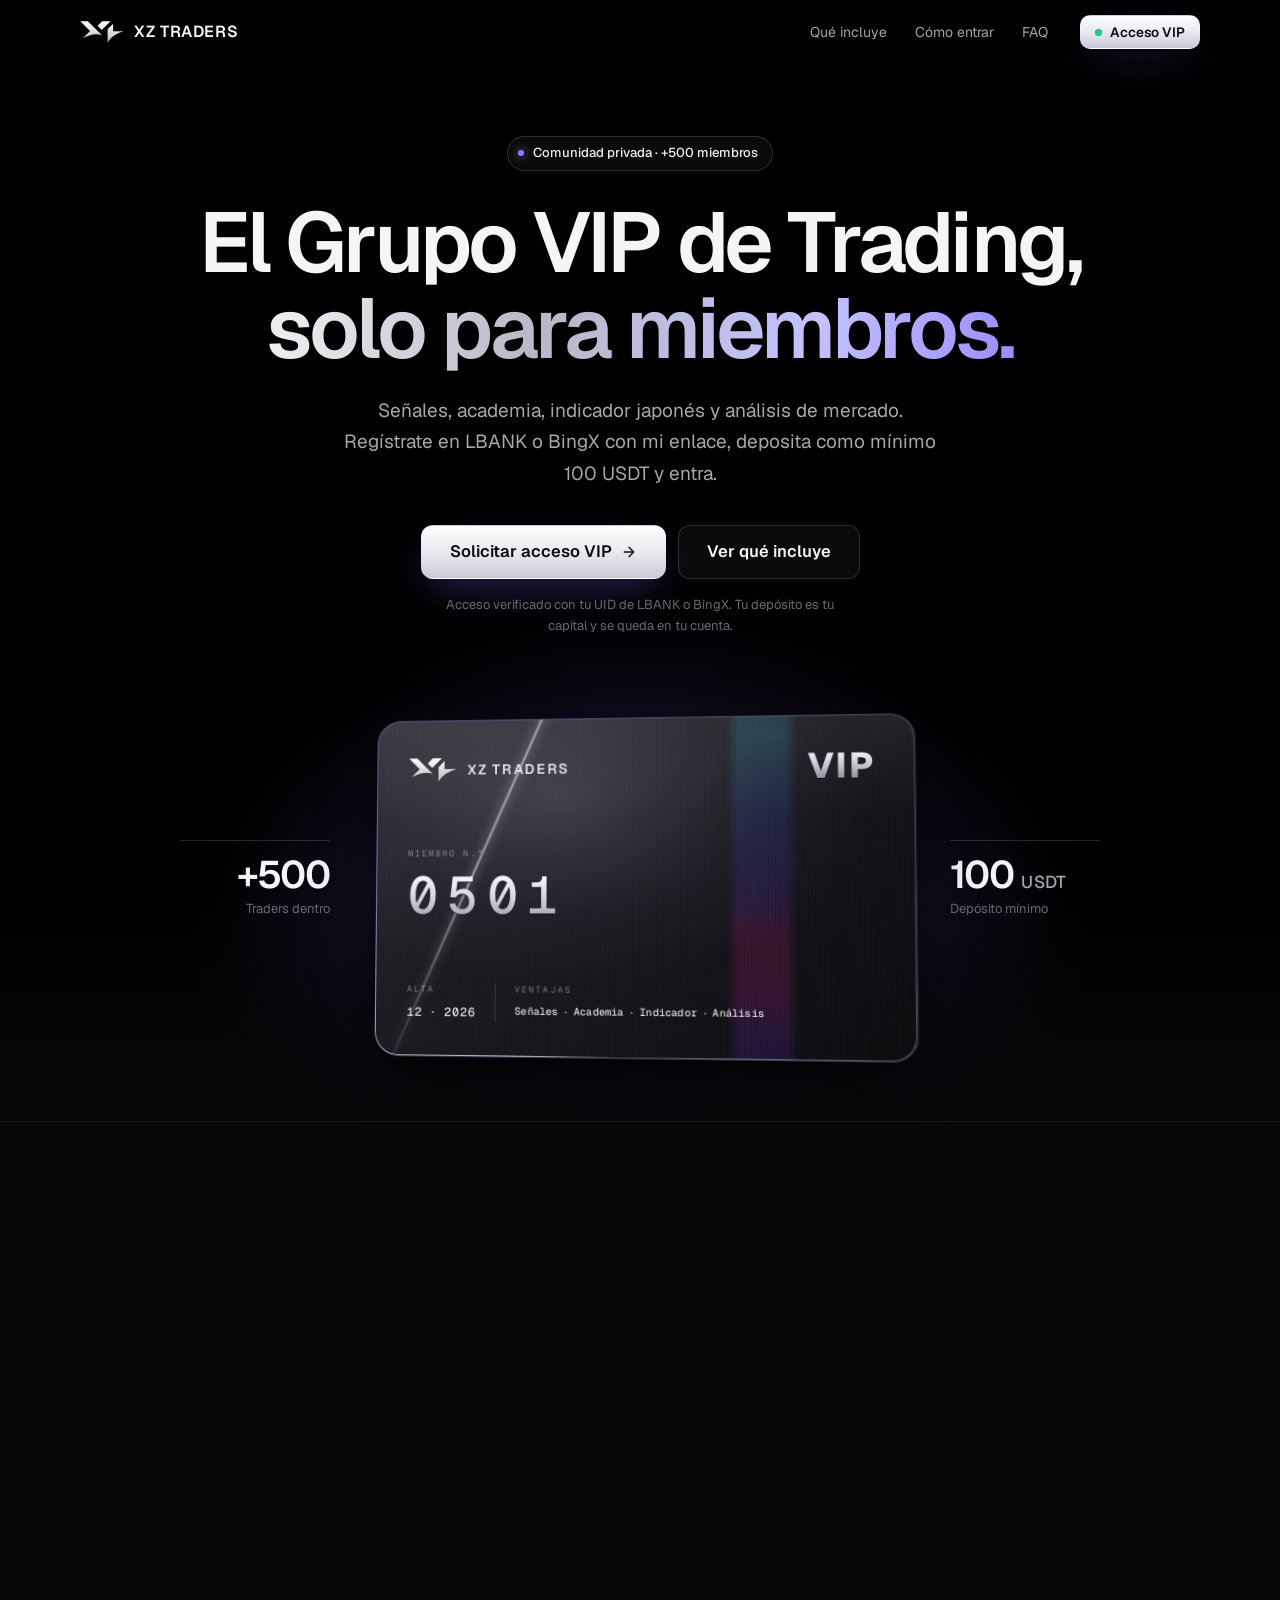
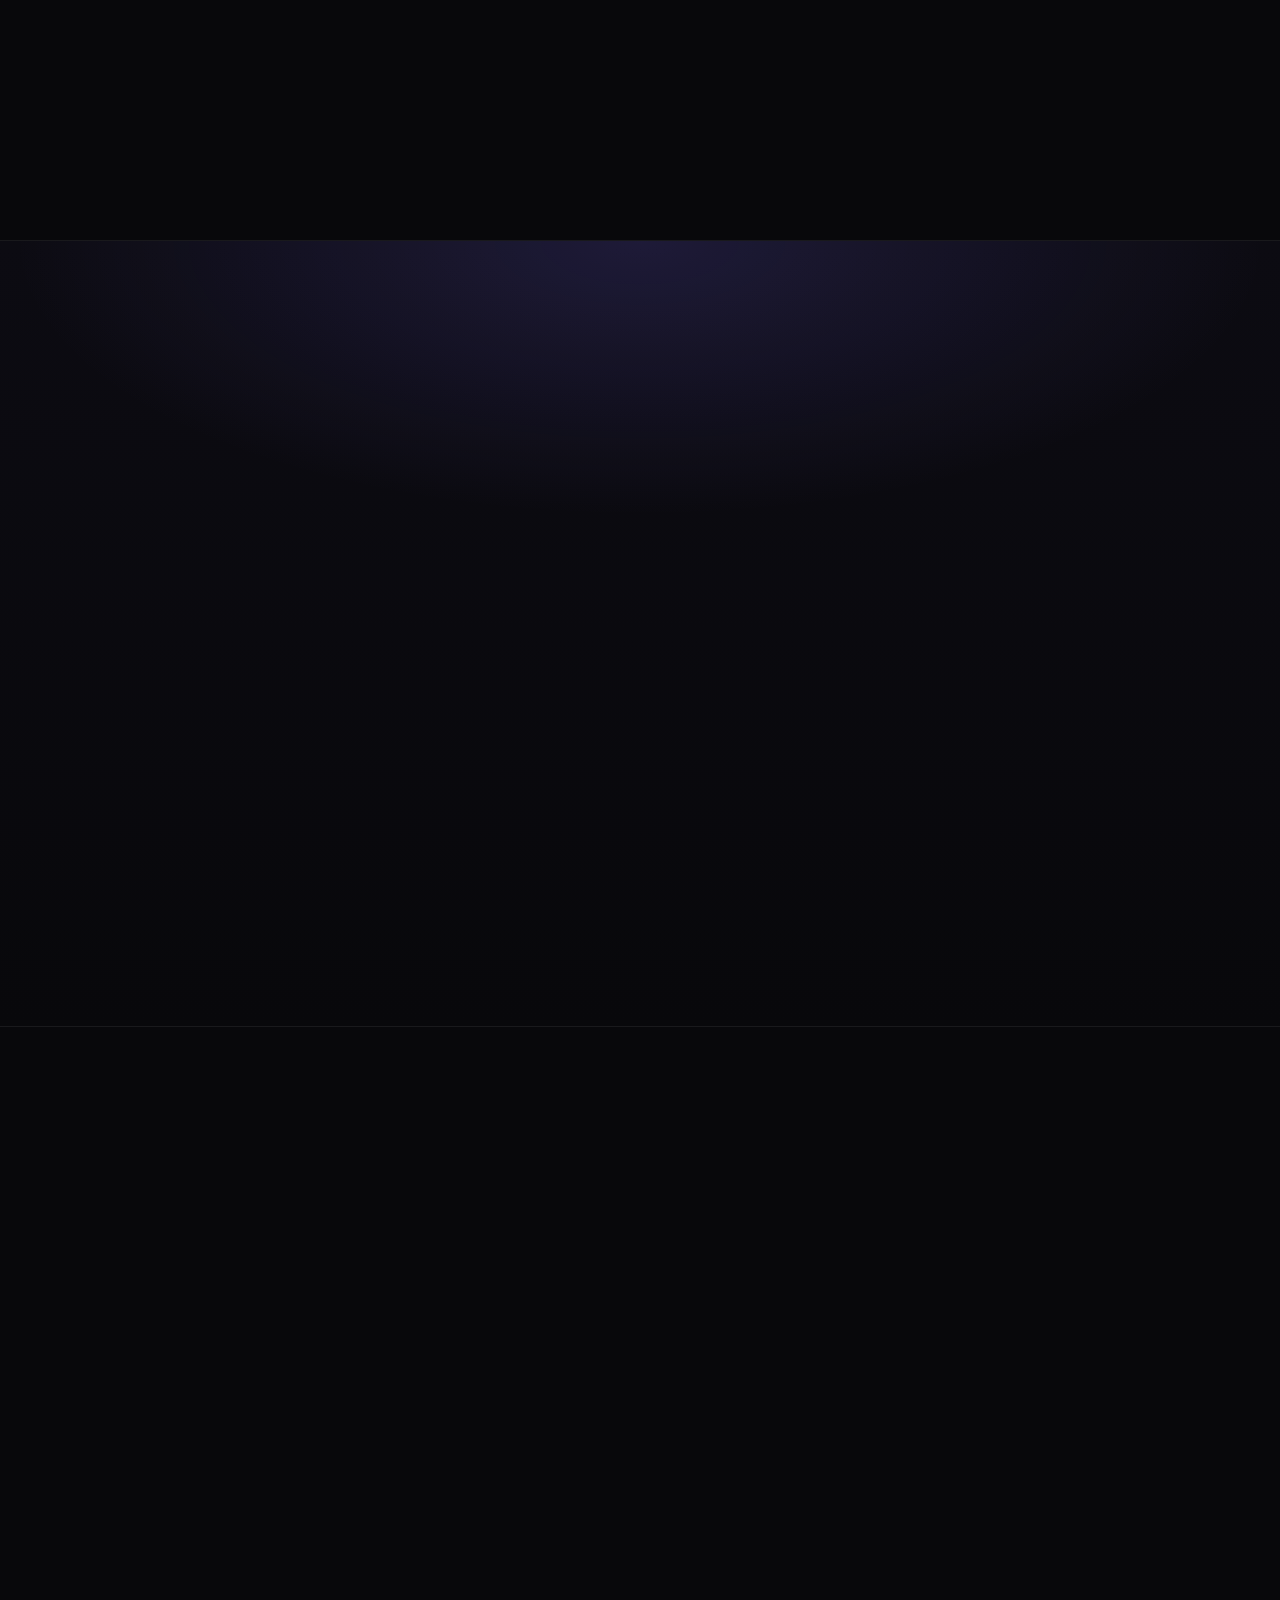
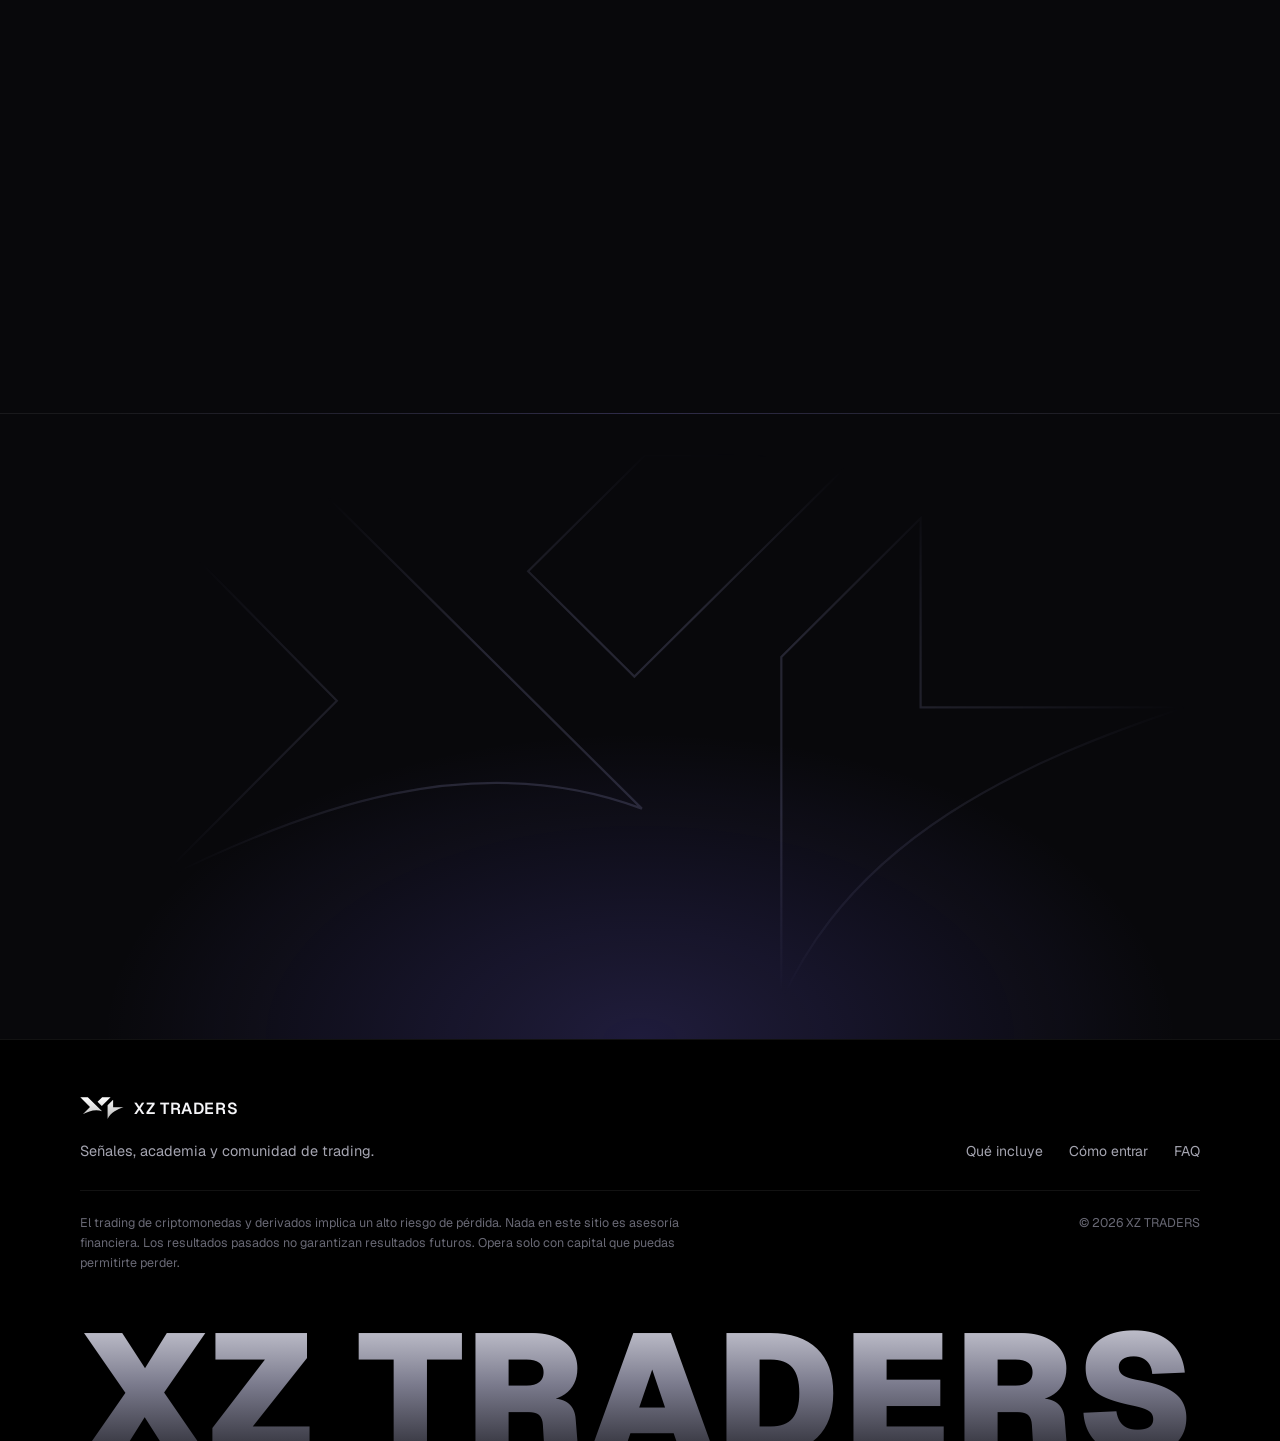
<file: index.html>
<!doctype html>
<html lang="es" class="no-js">
  <head>
    <meta charset="UTF-8" />
    <!-- Seguridad: solo se cargan recursos de este mismo dominio (ver README) -->
    <meta http-equiv="Content-Security-Policy" content="default-src 'none'; script-src 'self' 'sha256-CLjJbbnO/7hJ0pf2nbtT8/rXA+VrFtyqzruFkGOxZ20='; style-src 'self' 'sha256-27SLwcnOOeBnxt2+FEVfE3JV7ZuXmNnakmoEEdbksvI='; img-src 'self' data:; font-src 'self'; connect-src 'self'; manifest-src 'self'; base-uri 'none'; form-action 'none'; object-src 'none'; upgrade-insecure-requests" />
    <meta name="referrer" content="strict-origin-when-cross-origin" />
    <meta name="viewport" content="width=device-width, initial-scale=1.0, viewport-fit=cover" />
    <meta name="color-scheme" content="dark" />
    <!-- Fondo negro desde el primer instante, antes de que carguen fuentes y estilos -->
    <style>html,body{background:#000;color:#fafafa}.sprite{position:absolute;width:0;height:0;overflow:hidden}</style>
    <title>XZ TRADERS · Grupo VIP de Señales de Trading Solo para Miembros</title>
    <meta
      name="description"
      content="Comunidad privada de XZ TRADERS con más de 500 miembros: señales, academia, indicador japonés y análisis de mercado. Acceso verificado con tu cuenta de LBANK o BingX."
    />
    <meta name="theme-color" content="#000000" />
    <link rel="canonical" href="https://xztraders.com/" />

    <meta property="og:type" content="website" />
    <meta property="og:locale" content="es_ES" />
    <meta property="og:url" content="https://xztraders.com/" />
    <meta property="og:site_name" content="XZ TRADERS" />
    <meta property="og:title" content="XZ TRADERS · El grupo VIP de trading, solo para miembros" />
    <meta
      property="og:description"
      content="Señales, academia, indicador japonés y análisis. Una comunidad privada de más de 500 traders."
    />
    <meta property="og:image" content="https://xztraders.com/assets/img/og-cover.jpg" />
    <meta property="og:image:width" content="1200" />
    <meta property="og:image:height" content="630" />
    <meta name="twitter:card" content="summary_large_image" />

    <link rel="icon" type="image/svg+xml" href="assets/img/favicon.svg" />
    <link rel="icon" type="image/png" sizes="48x48" href="assets/img/favicon-48.png" />
    <link rel="apple-touch-icon" href="assets/img/apple-touch-icon.png" />

    <link rel="preload" href="assets/fonts/Geist-Variable.woff2" as="font" type="font/woff2" crossorigin />
    <link rel="stylesheet" href="assets/css/styles.css" />
    <script>document.documentElement.classList.replace('no-js','js');if(window.top!==window.self)document.documentElement.style.visibility='hidden';</script>
    <script src="assets/js/main.js" defer></script>
    <script type="module" src="assets/js/beams.js"></script>
  </head>

  <body>
    <!-- Iconos (sprite) -->
    <svg class="sprite" width="0" height="0" aria-hidden="true">
      <defs>
        <linearGradient id="mark-grad" gradientUnits="userSpaceOnUse" x1="0" y1="184" x2="0" y2="482">
          <stop offset="0" stop-color="#ffffff" />
          <stop offset="1" stop-color="#b8b8b8" />
        </linearGradient>
      </defs>
      <symbol id="logo-mark" viewBox="36 184 590 298">
        <path fill="url(#mark-grad)" d="M37 186H139L332 377.3C242.8 343.9 151.9 376.5 71.2 417L168.4 319.5ZM271 250L333.5 188H447.4L328 306.5ZM481.5 221.5V323H623.3C536.7 351.7 445.5 392.8 406.8 481V296Z" />
      </symbol>
      <!-- El mismo logo sin color propio: toma el "fill" de quien lo usa (tarjeta VIP) -->
      <symbol id="logo-shape" viewBox="36 184 590 298">
        <path d="M37 186H139L332 377.3C242.8 343.9 151.9 376.5 71.2 417L168.4 319.5ZM271 250L333.5 188H447.4L328 306.5ZM481.5 221.5V323H623.3C536.7 351.7 445.5 392.8 406.8 481V296Z" />
      </symbol>
        <symbol id="i-academy" viewBox="0 0 24 24"><g fill="none" stroke="currentColor" stroke-width="1.75" stroke-linecap="round" stroke-linejoin="round"><path d="M22 10 12 5 2 10l10 5 10-5Z" /><path d="M6 12v5c3 2 9 2 12 0v-5" /><path d="M22 10v6" /></g></symbol>
        <symbol id="i-indicator" viewBox="0 0 24 24"><g fill="none" stroke="currentColor" stroke-width="1.75" stroke-linecap="round" stroke-linejoin="round"><path d="M9 5v4M9 15v4M15 3v4M15 13v6" /><rect x="7" y="9" width="4" height="6" rx="1" /><rect x="13" y="7" width="4" height="6" rx="1" /></g></symbol>
        <symbol id="i-analysis" viewBox="0 0 24 24"><g fill="none" stroke="currentColor" stroke-width="1.75" stroke-linecap="round" stroke-linejoin="round"><path d="M3 3v18h18" /><path d="m7 15 4-4 3 3 5-6" /></g></symbol>
        <symbol id="i-arrow" viewBox="0 0 24 24"><path fill="none" stroke="currentColor" stroke-width="2" stroke-linecap="round" stroke-linejoin="round" d="M5 12h14M12 5l7 7-7 7" /></symbol>
        <symbol id="i-arrow-up" viewBox="0 0 24 24"><path fill="none" stroke="currentColor" stroke-width="2" stroke-linecap="round" stroke-linejoin="round" d="M7 17 17 7M8 7h9v9" /></symbol>
        <symbol id="i-sparkles" viewBox="0 0 24 24"><g fill="none" stroke="currentColor" stroke-width="1.75" stroke-linecap="round" stroke-linejoin="round"><path d="M12 3 13.9 8.1 19 10l-5.1 1.9L12 17l-1.9-5.1L5 10l5.1-1.9Z" /><path d="M19 15v4M17 17h4" /></g></symbol>
        <symbol id="i-shield" viewBox="0 0 24 24"><g fill="none" stroke="currentColor" stroke-width="1.75" stroke-linecap="round" stroke-linejoin="round"><path d="M12 22s8-4 8-10V5l-8-3-8 3v7c0 6 8 10 8 10Z" /><path d="m9 12 2 2 4-4" /></g></symbol>
        <symbol id="i-plus" viewBox="0 0 24 24"><path fill="none" stroke="currentColor" stroke-width="2" stroke-linecap="round" d="M12 5v14M5 12h14" /></symbol>
      
    </svg>

    <!-- NAV -->
    <header class="nav" id="nav">
      <div class="container nav__inner">
        <a class="brand" href="#top" aria-label="XZ TRADERS, inicio">
          <svg class="brand__mark" aria-hidden="true"><use href="#logo-mark" /></svg>
          <span class="brand__name">XZ TRADERS</span>
        </a>
        <nav class="nav__links" aria-label="Secciones">
          <a href="#incluye">Qué incluye</a>
          <a href="#como-entrar">Cómo entrar</a>
          <a href="#faq">FAQ</a>
        </nav>
        <a class="btn btn--sm" href="#como-entrar">
          <span class="live-dot" aria-hidden="true"></span>
          <span>Acceso VIP</span>
        </a>
      </div>
    </header>

    <main id="top">
      <!-- HERO -->
      <section class="hero">
        <div class="hero__bg" aria-hidden="true">
          <canvas class="hero__canvas" id="beams"></canvas>
          <span class="beam beam--1"></span>
          <span class="beam beam--2"></span>
          <span class="beam beam--3"></span>
          <span class="beam beam--4"></span>
          <span class="beam beam--5"></span>
          <span class="beam beam--6"></span>
          <span class="hero__glow"></span>
          <span class="hero__grain"></span>
          <span class="hero__vignette"></span>
        </div>

        <div class="container hero__content">
          <p class="pill"><span class="pill__dot" aria-hidden="true"></span>Comunidad privada · +500 miembros</p>

          <h1 class="hero__title">
            El Grupo VIP de Trading,
            <span class="shine">solo para miembros.</span>
          </h1>

          <p class="hero__lead">
            Señales, academia, indicador japonés y análisis de mercado.
            Regístrate en LBANK o BingX con mi enlace, deposita como mínimo 100&nbsp;USDT y entra.
          </p>

          <div class="hero__ctas">
            <a class="btn btn--lg" href="#como-entrar">
              Solicitar acceso VIP
              <svg aria-hidden="true"><use href="#i-arrow" /></svg>
            </a>
            <a class="btn btn--ghost btn--lg" href="#incluye">Ver qué incluye</a>
          </div>
          <p class="hero__fine">Acceso verificado con tu UID de LBANK o BingX. Tu depósito es tu capital y se queda en tu cuenta.</p>

          <!-- TARJETA VIP: se inclina siguiendo el cursor (assets/js/main.js, initVipCard) -->
          <div class="vip">
            <dl class="vip__spec vip__spec--left">
              <div><dt>Traders dentro</dt><dd>+<span data-count="500">500</span></dd></div>
            </dl>

            <div class="vip__scene" id="vip-card">
              <div class="vip__shadow vip__shadow--far" aria-hidden="true"></div>
              <div class="vip__shadow vip__shadow--near" aria-hidden="true"></div>

              <div class="vip__card" role="img" aria-label="Tarjeta de miembro XZ TRADERS VIP · Miembro n.º 0501 · Ventajas: señales, academia, indicador japonés y análisis de mercado">
                <!-- Canto: capas en profundidad que dan grosor al inclinar -->
                <i class="vip__slab vip__slab--3" aria-hidden="true"></i>
                <i class="vip__slab vip__slab--2" aria-hidden="true"></i>
                <i class="vip__slab vip__slab--1" aria-hidden="true"></i>

                <div class="vip__face" aria-hidden="true">
                  <div class="vip__brush"></div>
                  <div class="vip__amb"></div>
                  <div class="vip__holo"></div>
                  <div class="vip__sweep"><i></i></div>
                </div>

                <div class="vip__rim" aria-hidden="true"></div>

                <div class="vip__type" aria-hidden="true">
                  <div class="vip__top">
                    <span class="vip__brand"><svg><use href="#logo-mark" /></svg>XZ TRADERS</span>
                    <span class="vip__tier">VIP</span>
                  </div>
                  <div class="vip__number">
                    <span class="vip__label">Miembro n.º</span>
                    <span class="vip__digits">0501</span>
                  </div>
                  <dl class="vip__reg">
                    <div><dt>Alta</dt><dd data-alta>2026</dd></div>
                    <div class="vip__perks">
                      <dt>Ventajas</dt>
                      <dd><span>Señales</span><span>Academia</span><span>Indicador</span><span>Análisis</span></dd>
                    </div>
                  </dl>
                </div>
              </div>
            </div>

            <dl class="vip__spec vip__spec--right">
              <div><dt>Depósito mínimo</dt><dd>100 <small>USDT</small></dd></div>
            </dl>
          </div>
        </div>
      </section>

      <!-- QUÉ INCLUYE -->
      <section class="section" id="incluye">
        <div class="container">
          <div class="section-head section-head--split reveal">
            <div>
              <p class="eyebrow">Qué incluye</p>
              <h2 class="title">Todo en un solo lugar.</h2>
            </div>
            <p class="lead">Lo mismo para todos los miembros: sin niveles ni funciones bloqueadas.</p>
          </div>

          <div class="features">
            <article class="feature reveal">
              <span class="feature__icon"><svg aria-hidden="true"><use href="#i-sparkles" /></svg></span>
              <h3>Señales VIP</h3>
              <p>Entrada, take profit y stop loss, con seguimiento hasta el cierre.</p>
            </article>
            <article class="feature reveal">
              <span class="feature__icon"><svg aria-hidden="true"><use href="#i-academy" /></svg></span>
              <h3>Academia</h3>
              <p>Aprende a operar desde cero y a tu ritmo.</p>
            </article>
            <article class="feature reveal">
              <span class="feature__icon"><svg aria-hidden="true"><use href="#i-indicator" /></svg></span>
              <h3>Indicador japonés</h3>
              <p>El indicador que uso para detectar zonas de compra y venta.</p>
            </article>
            <article class="feature reveal">
              <span class="feature__icon"><svg aria-hidden="true"><use href="#i-analysis" /></svg></span>
              <h3>Análisis de mercado</h3>
              <p>Niveles clave y escenarios antes de cada movimiento.</p>
            </article>
          </div>
        </div>
      </section>

      <!-- CÓMO ENTRAR -->
      <section class="section steps-sec" id="como-entrar">
        <div class="container">
          <div class="section-head section-head--center reveal">
            <p class="eyebrow">Cómo entrar</p>
            <h2 class="title title--xl">Entra al VIP en <span class="shine">3&nbsp;pasos.</span></h2>
            <p class="lead">Verificamos tu cuenta y te damos acceso en minutos.</p>
          </div>

          <ol class="steps">
            <li class="step reveal">
              <span class="step__num" aria-hidden="true">1</span>
              <p class="step__tag">Paso 1</p>
              <h3>Regístrate en LBANK o BingX</h3>
              <p>Elige uno y usa el <strong>enlace oficial de XZ&nbsp;TRADERS</strong>. ¿Ya tienes cuenta? Crea una nueva.</p>
              <div class="step__actions">
                <a class="btn btn--line" href="#como-entrar" data-link="lbank">
                  Crear cuenta en LBANK <svg aria-hidden="true"><use href="#i-arrow" /></svg>
                </a>
                <a class="btn btn--line" href="#como-entrar" data-link="bingx">
                  Crear cuenta en BingX <svg aria-hidden="true"><use href="#i-arrow" /></svg>
                </a>
              </div>
            </li>
            <li class="step reveal">
              <span class="step__num" aria-hidden="true">2</span>
              <p class="step__tag">Paso 2</p>
              <h3>Deposita mínimo 100&nbsp;USDT</h3>
              <p>Es <strong>tu capital</strong> para operar con la comunidad y se queda en tu cuenta de LBANK o&nbsp;BingX.</p>
              <p class="note"><svg aria-hidden="true"><use href="#i-shield" /></svg>No es un pago</p>
            </li>
            <li class="step reveal">
              <span class="step__num" aria-hidden="true">3</span>
              <p class="step__tag">Paso 3</p>
              <h3>Habla con el bot</h3>
              <p>Envíale el <strong>UID de tu perfil de LBANK o BingX</strong> (ej.&nbsp;<code class="uid">LBA3232332</code> en LBANK o <code class="uid">19521112</code> en BingX) y desbloquea tu acceso&nbsp;VIP.</p>
              <a class="btn btn--line" href="#como-entrar" data-link="telegram">
                Abrir @xztraders_aibot <svg aria-hidden="true"><use href="#i-arrow" /></svg>
              </a>
            </li>
          </ol>
        </div>
      </section>

      <!-- FAQ -->
      <section class="section" id="faq">
        <div class="container faq-grid">
          <div class="faq-grid__head reveal">
            <p class="eyebrow">Preguntas frecuentes</p>
            <h2 class="title">Antes de <span class="shine">entrar.</span></h2>
            <p class="lead">¿Tienes otra duda? Pregúntale a nuestro <a class="link" href="#faq" data-link="telegram">bot de Telegram</a>.</p>
          </div>

          <div class="faq reveal">
            <details open>
              <summary>¿Cómo entro al VIP?<svg aria-hidden="true"><use href="#i-plus" /></svg></summary>
              <p>Regístrate en LBANK o BingX con mi enlace, deposita como mínimo 100&nbsp;USDT para operar, habla con el <a class="link" href="#como-entrar" data-link="telegram">bot</a> y mándale tu UID. Y ya está.</p>
            </details>
            <details>
              <summary>¿Los 100&nbsp;USDT son un pago?<svg aria-hidden="true"><use href="#i-plus" /></svg></summary>
              <p>No. Es tu capital para operar y se queda en tu cuenta de LBANK o BingX.</p>
            </details>
            <details>
              <summary>¿Qué es el UID y dónde lo encuentro?<svg aria-hidden="true"><use href="#i-plus" /></svg></summary>
              <p>Es tu número de usuario del exchange y lo ves en tu perfil. En LBANK empieza por LBA, por ejemplo: LBA3232332. En BingX es solo un número, por ejemplo: 19521112.</p>
            </details>
            <details>
              <summary>Ya tengo cuenta en LBANK o BingX, ¿puedo entrar?<svg aria-hidden="true"><use href="#i-plus" /></svg></summary>
              <p>Sí, pero tienes que crear una cuenta nueva con mi enlace.</p>
            </details>
            <details>
              <summary>¿Necesito experiencia?<svg aria-hidden="true"><use href="#i-plus" /></svg></summary>
              <p>No. La academia empieza desde cero.</p>
            </details>
            <details>
              <summary>¿Qué es el indicador japonés?<svg aria-hidden="true"><use href="#i-plus" /></svg></summary>
              <p>El indicador que uso para detectar zonas de compra y venta. Dentro te enseño a usarlo.</p>
            </details>
            <details>
              <summary>¿Tiene algún coste?<svg aria-hidden="true"><use href="#i-plus" /></svg></summary>
              <p>No. No pagas nada por entrar ni mensualidades.</p>
            </details>
            <details>
              <summary>¿Garantizan ganancias?<svg aria-hidden="true"><use href="#i-plus" /></svg></summary>
              <p>No. El trading tiene riesgo y puedes perder dinero.</p>
            </details>
          </div>
        </div>
      </section>

      <!-- CTA FINAL -->
      <section class="section cta-final">
        <svg class="cta-final__mark" aria-hidden="true"><use href="#logo-shape" /></svg>
        <div class="container">
          <div class="section-head section-head--center reveal">
            <h2 class="title title--xl">Únete a los +500 <span class="shine">XZ Traders.</span></h2>
            <p class="lead">Señales, academia, indicador japonés y análisis, reservados a los miembros del VIP.</p>
            <a class="btn btn--lg" href="#como-entrar" data-link="telegram">
              Solicitar acceso VIP <svg aria-hidden="true"><use href="#i-arrow" /></svg>
            </a>
          </div>
        </div>
      </section>
    </main>

    <!-- FOOTER -->
    <footer class="footer">
      <div class="container">
        <div class="footer__top">
          <div>
            <a class="brand" href="#top" aria-label="XZ TRADERS, volver arriba">
              <svg class="brand__mark" aria-hidden="true"><use href="#logo-mark" /></svg>
              <span class="brand__name">XZ TRADERS</span>
            </a>
            <p class="footer__tag">Señales, academia y comunidad de trading.</p>
          </div>
          <nav class="footer__links" aria-label="Enlaces">
            <a href="#incluye">Qué incluye</a>
            <a href="#como-entrar">Cómo entrar</a>
            <a href="#faq">FAQ</a>
          </nav>
        </div>
        <div class="footer__bottom">
          <p class="footer__legal">
            El trading de criptomonedas y derivados implica un alto riesgo de pérdida. Nada en este sitio es asesoría
            financiera. Los resultados pasados no garantizan resultados futuros. Opera solo con capital que puedas
            permitirte perder.
          </p>
          <p class="footer__copy">© <span id="year">2026</span> XZ TRADERS</p>
        </div>
      </div>
      <p class="wordmark" aria-hidden="true">XZ TRADERS</p>
    </footer>

    <!-- CTA fija en móvil -->
    <div class="mobile-cta" id="mobile-cta">
      <a class="btn btn--block" href="#como-entrar" data-link="telegram">
        Solicitar acceso VIP <svg aria-hidden="true"><use href="#i-arrow" /></svg>
      </a>
    </div>
  </body>
</html>
</file>
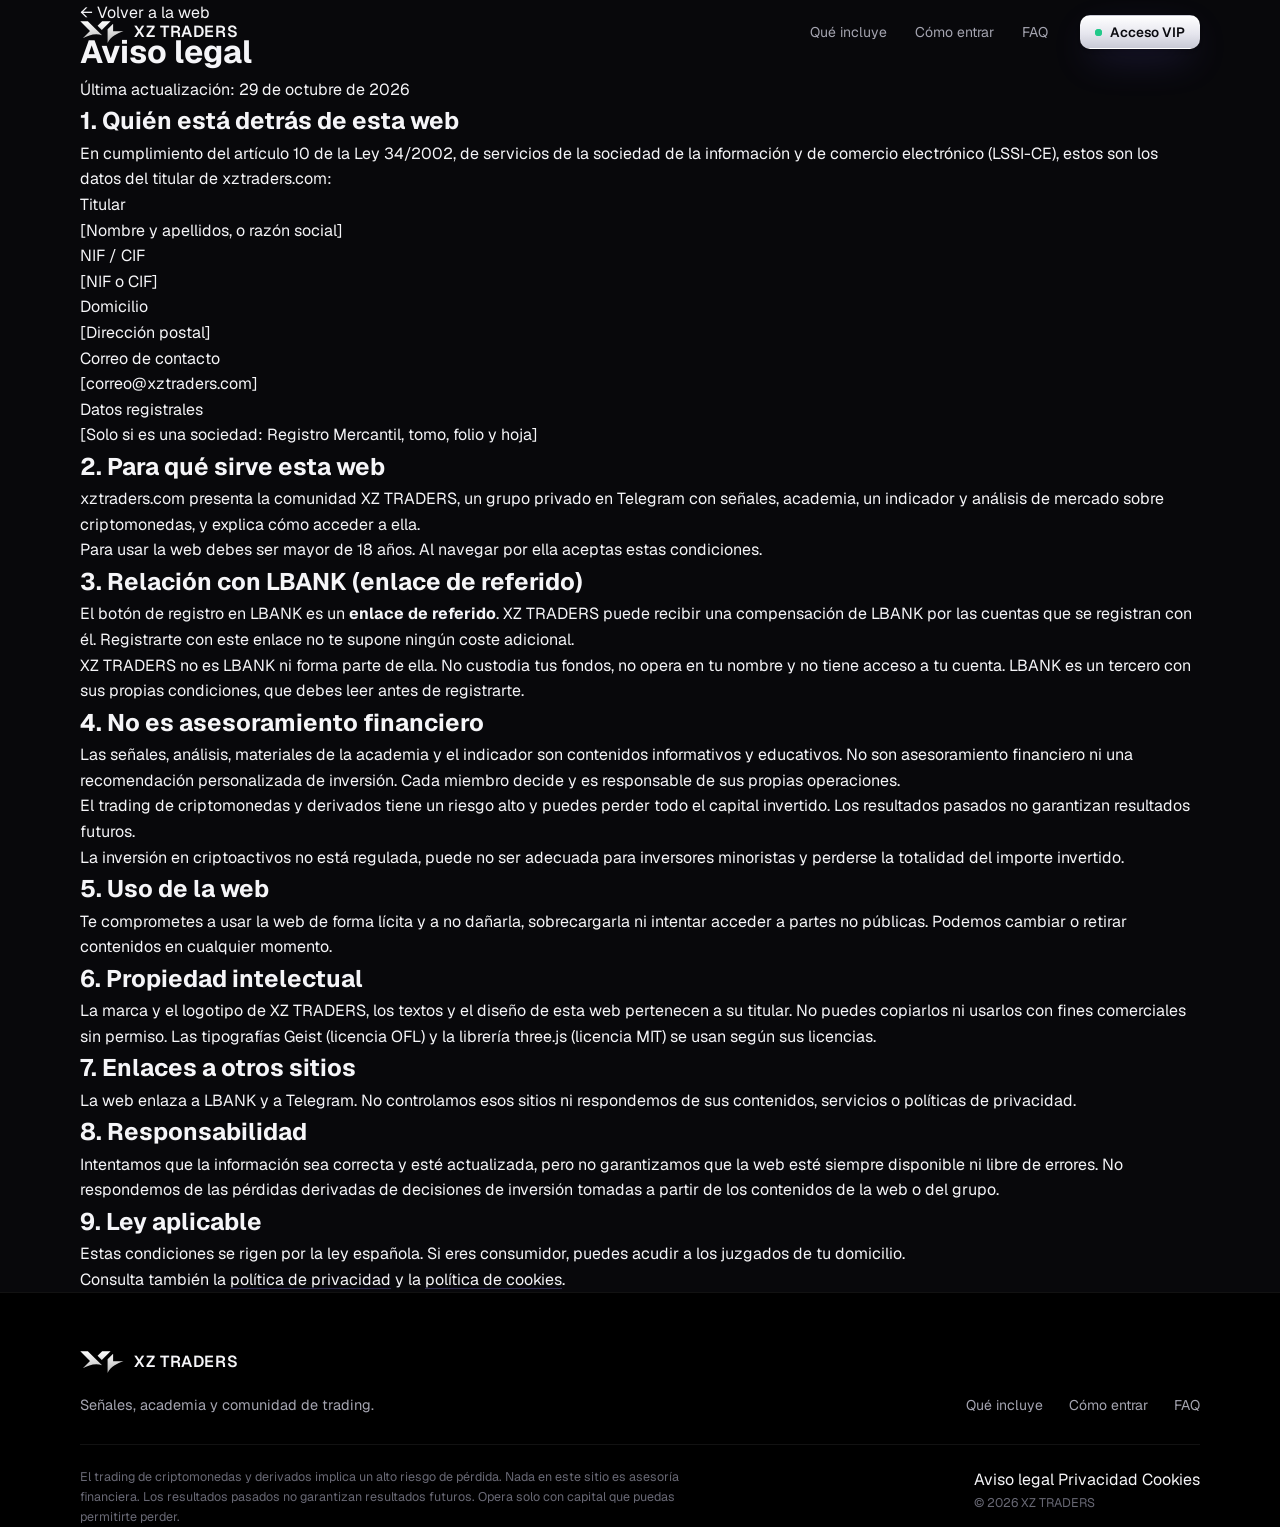
<file: aviso-legal.html>
<!doctype html>
<html lang="es" class="no-js">
  <head>
    <meta charset="UTF-8" />
    <!-- Seguridad: solo se cargan recursos de este mismo dominio (ver README) -->
    <meta http-equiv="Content-Security-Policy" content="default-src 'none'; script-src 'self' 'sha256-CLjJbbnO/7hJ0pf2nbtT8/rXA+VrFtyqzruFkGOxZ20='; style-src 'self' 'sha256-27SLwcnOOeBnxt2+FEVfE3JV7ZuXmNnakmoEEdbksvI='; img-src 'self' data:; font-src 'self'; connect-src 'self'; manifest-src 'self'; base-uri 'none'; form-action 'none'; object-src 'none'; upgrade-insecure-requests" />
    <meta name="referrer" content="strict-origin-when-cross-origin" />
    <meta name="viewport" content="width=device-width, initial-scale=1.0, viewport-fit=cover" />
    <meta name="color-scheme" content="dark" />
    <!-- Fondo negro desde el primer instante, antes de que carguen fuentes y estilos -->
    <style>html,body{background:#000;color:#fafafa}.sprite{position:absolute;width:0;height:0;overflow:hidden}</style>
    <title>Aviso legal · XZ TRADERS</title>
    <meta name="description" content="Aviso legal y condiciones de uso de xztraders.com, la web de la comunidad XZ TRADERS." />
    <meta name="theme-color" content="#000000" />
    <link rel="canonical" href="https://xztraders.com/aviso-legal.html" />

    <link rel="icon" type="image/svg+xml" href="assets/img/favicon.svg" />
    <link rel="icon" type="image/png" sizes="48x48" href="assets/img/favicon-48.png" />
    <link rel="apple-touch-icon" href="assets/img/apple-touch-icon.png" />

    <link rel="preload" href="assets/fonts/Geist-Variable.woff2" as="font" type="font/woff2" crossorigin />
    <link rel="stylesheet" href="assets/css/styles.css" />
    <script>document.documentElement.classList.replace('no-js','js');if(window.top!==window.self)document.documentElement.style.visibility='hidden';</script>
    <script src="assets/js/main.js" defer></script>
  </head>

  <body class="legal-page">
    <svg class="sprite" width="0" height="0" aria-hidden="true">
      <defs>
        <linearGradient id="mark-grad" gradientUnits="userSpaceOnUse" x1="0" y1="184" x2="0" y2="482">
          <stop offset="0" stop-color="#ffffff" />
          <stop offset="1" stop-color="#b8b8b8" />
        </linearGradient>
      </defs>
      <symbol id="logo-mark" viewBox="36 184 590 298">
        <path fill="url(#mark-grad)" d="M37 186H139L332 377.3C242.8 343.9 151.9 376.5 71.2 417L168.4 319.5ZM271 250L333.5 188H447.4L328 306.5ZM481.5 221.5V323H623.3C536.7 351.7 445.5 392.8 406.8 481V296Z" />
      </symbol>
    </svg>

    <!-- NAV -->
    <header class="nav" id="nav">
      <div class="container nav__inner">
        <a class="brand" href="./" aria-label="XZ TRADERS, inicio">
          <svg class="brand__mark" aria-hidden="true"><use href="#logo-mark" /></svg>
          <span class="brand__name">XZ TRADERS</span>
        </a>
        <nav class="nav__links" aria-label="Secciones">
          <a href="./#incluye">Qué incluye</a>
          <a href="./#como-entrar">Cómo entrar</a>
          <a href="./#faq">FAQ</a>
        </nav>
        <a class="btn btn--sm" href="./#como-entrar">
          <span class="live-dot" aria-hidden="true"></span>
          <span>Acceso VIP</span>
        </a>
      </div>
    </header>

    <main class="doc">
      <div class="container doc__inner">
        <a class="doc__back" href="./">← Volver a la web</a>
        <h1 class="doc__title">Aviso legal</h1>
        <p class="doc__updated">Última actualización: 29 de octubre de 2026</p>

        <section>
          <h2>1. Quién está detrás de esta web</h2>
          <p>En cumplimiento del artículo 10 de la Ley 34/2002, de servicios de la sociedad de la información y de comercio electrónico (LSSI-CE), estos son los datos del titular de xztraders.com:</p>
          <dl class="holder">
            <div><dt>Titular</dt><dd><span class="pending">[Nombre y apellidos, o razón social]</span></dd></div>
            <div><dt>NIF / CIF</dt><dd><span class="pending">[NIF o CIF]</span></dd></div>
            <div><dt>Domicilio</dt><dd><span class="pending">[Dirección postal]</span></dd></div>
            <div><dt>Correo de contacto</dt><dd><span class="pending">[correo@xztraders.com]</span></dd></div>
            <div><dt>Datos registrales</dt><dd><span class="pending">[Solo si es una sociedad: Registro Mercantil, tomo, folio y hoja]</span></dd></div>
          </dl>
        </section>

        <section>
          <h2>2. Para qué sirve esta web</h2>
          <p>xztraders.com presenta la comunidad XZ TRADERS, un grupo privado en Telegram con señales, academia, un indicador y análisis de mercado sobre criptomonedas, y explica cómo acceder a ella.</p>
          <p>Para usar la web debes ser mayor de 18 años. Al navegar por ella aceptas estas condiciones.</p>
        </section>

        <section>
          <h2>3. Relación con LBANK (enlace de referido)</h2>
          <p>El botón de registro en LBANK es un <strong>enlace de referido</strong>. XZ TRADERS puede recibir una compensación de LBANK por las cuentas que se registran con él. Registrarte con este enlace no te supone ningún coste adicional.</p>
          <p>XZ TRADERS no es LBANK ni forma parte de ella. No custodia tus fondos, no opera en tu nombre y no tiene acceso a tu cuenta. LBANK es un tercero con sus propias condiciones, que debes leer antes de registrarte.</p>
        </section>

        <section>
          <h2>4. No es asesoramiento financiero</h2>
          <p>Las señales, análisis, materiales de la academia y el indicador son contenidos informativos y educativos. No son asesoramiento financiero ni una recomendación personalizada de inversión. Cada miembro decide y es responsable de sus propias operaciones.</p>
          <p>El trading de criptomonedas y derivados tiene un riesgo alto y puedes perder todo el capital invertido. Los resultados pasados no garantizan resultados futuros.</p>
          <p class="callout">La inversión en criptoactivos no está regulada, puede no ser adecuada para inversores minoristas y perderse la totalidad del importe invertido.</p>
        </section>

        <section>
          <h2>5. Uso de la web</h2>
          <p>Te comprometes a usar la web de forma lícita y a no dañarla, sobrecargarla ni intentar acceder a partes no públicas. Podemos cambiar o retirar contenidos en cualquier momento.</p>
        </section>

        <section>
          <h2>6. Propiedad intelectual</h2>
          <p>La marca y el logotipo de XZ TRADERS, los textos y el diseño de esta web pertenecen a su titular. No puedes copiarlos ni usarlos con fines comerciales sin permiso. Las tipografías Geist (licencia OFL) y la librería three.js (licencia MIT) se usan según sus licencias.</p>
        </section>

        <section>
          <h2>7. Enlaces a otros sitios</h2>
          <p>La web enlaza a LBANK y a Telegram. No controlamos esos sitios ni respondemos de sus contenidos, servicios o políticas de privacidad.</p>
        </section>

        <section>
          <h2>8. Responsabilidad</h2>
          <p>Intentamos que la información sea correcta y esté actualizada, pero no garantizamos que la web esté siempre disponible ni libre de errores. No respondemos de las pérdidas derivadas de decisiones de inversión tomadas a partir de los contenidos de la web o del grupo.</p>
        </section>

        <section>
          <h2>9. Ley aplicable</h2>
          <p>Estas condiciones se rigen por la ley española. Si eres consumidor, puedes acudir a los juzgados de tu domicilio.</p>
        </section>

        <p class="doc__see">Consulta también la <a class="link" href="privacidad.html">política de privacidad</a> y la <a class="link" href="cookies.html">política de cookies</a>.</p>
      </div>
    </main>

    <!-- FOOTER -->
    <footer class="footer">
      <div class="container">
        <div class="footer__top">
          <div>
            <a class="brand" href="./" aria-label="XZ TRADERS, inicio">
              <svg class="brand__mark" aria-hidden="true"><use href="#logo-mark" /></svg>
              <span class="brand__name">XZ TRADERS</span>
            </a>
            <p class="footer__tag">Señales, academia y comunidad de trading.</p>
          </div>
          <nav class="footer__links" aria-label="Enlaces">
            <a href="./#incluye">Qué incluye</a>
            <a href="./#como-entrar">Cómo entrar</a>
            <a href="./#faq">FAQ</a>
          </nav>
        </div>
        <div class="footer__bottom">
          <p class="footer__legal">
            El trading de criptomonedas y derivados implica un alto riesgo de pérdida. Nada en este sitio es asesoría
            financiera. Los resultados pasados no garantizan resultados futuros. Opera solo con capital que puedas
            permitirte perder.
          </p>
          <div class="footer__meta">
            <nav class="footer__legal-links" aria-label="Información legal">
              <a href="aviso-legal.html">Aviso legal</a>
              <a href="privacidad.html">Privacidad</a>
              <a href="cookies.html">Cookies</a>
            </nav>
            <p class="footer__copy">© <span id="year">2026</span> XZ TRADERS</p>
          </div>
        </div>
      </div>
    </footer>
  </body>
</html>
</file>
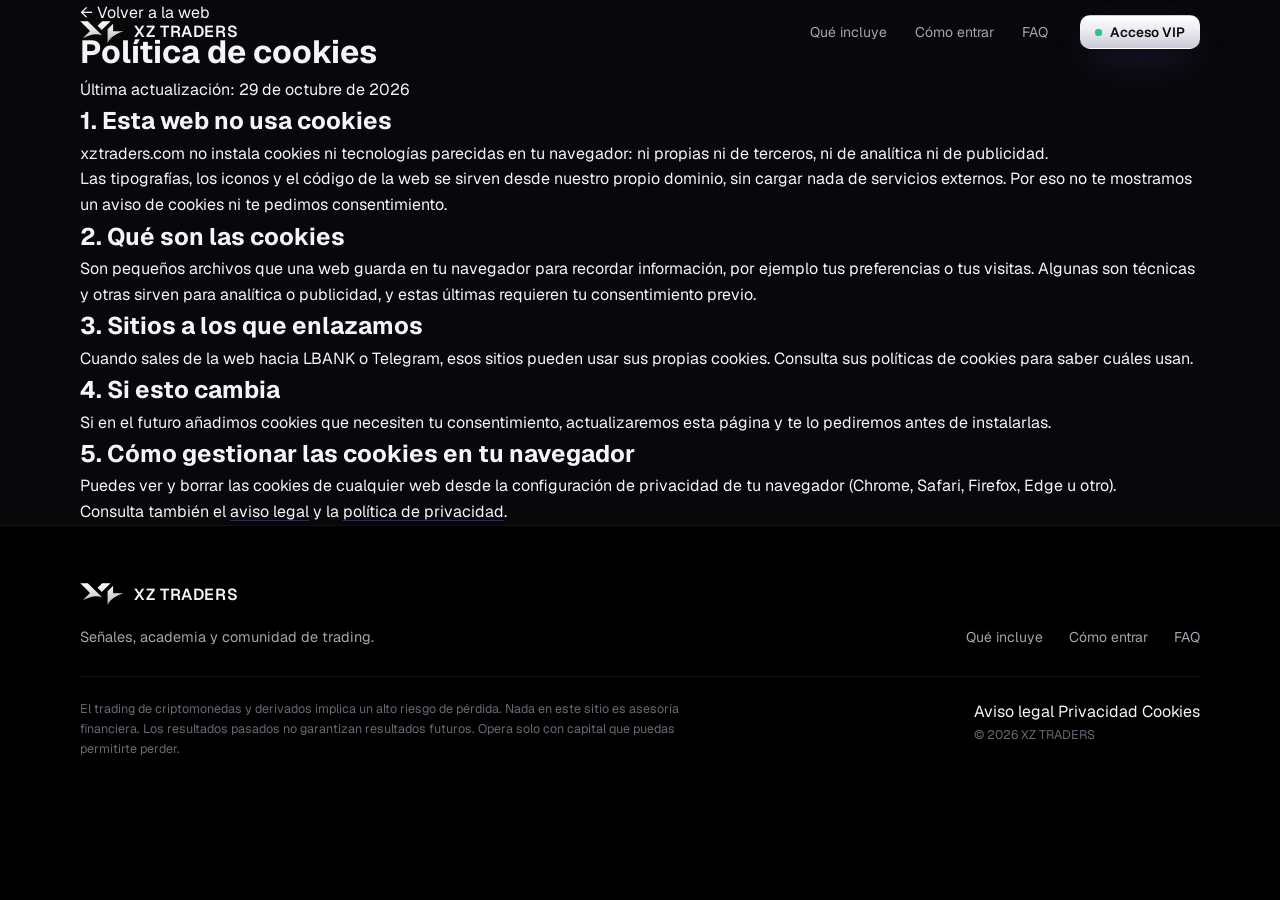
<file: cookies.html>
<!doctype html>
<html lang="es" class="no-js">
  <head>
    <meta charset="UTF-8" />
    <!-- Seguridad: solo se cargan recursos de este mismo dominio (ver README) -->
    <meta http-equiv="Content-Security-Policy" content="default-src 'none'; script-src 'self' 'sha256-CLjJbbnO/7hJ0pf2nbtT8/rXA+VrFtyqzruFkGOxZ20='; style-src 'self' 'sha256-27SLwcnOOeBnxt2+FEVfE3JV7ZuXmNnakmoEEdbksvI='; img-src 'self' data:; font-src 'self'; connect-src 'self'; manifest-src 'self'; base-uri 'none'; form-action 'none'; object-src 'none'; upgrade-insecure-requests" />
    <meta name="referrer" content="strict-origin-when-cross-origin" />
    <meta name="viewport" content="width=device-width, initial-scale=1.0, viewport-fit=cover" />
    <meta name="color-scheme" content="dark" />
    <!-- Fondo negro desde el primer instante, antes de que carguen fuentes y estilos -->
    <style>html,body{background:#000;color:#fafafa}.sprite{position:absolute;width:0;height:0;overflow:hidden}</style>
    <title>Política de cookies · XZ TRADERS</title>
    <meta name="description" content="xztraders.com no usa cookies ni herramientas de seguimiento." />
    <meta name="theme-color" content="#000000" />
    <link rel="canonical" href="https://xztraders.com/cookies.html" />

    <link rel="icon" type="image/svg+xml" href="assets/img/favicon.svg" />
    <link rel="icon" type="image/png" sizes="48x48" href="assets/img/favicon-48.png" />
    <link rel="apple-touch-icon" href="assets/img/apple-touch-icon.png" />

    <link rel="preload" href="assets/fonts/Geist-Variable.woff2" as="font" type="font/woff2" crossorigin />
    <link rel="stylesheet" href="assets/css/styles.css" />
    <script>document.documentElement.classList.replace('no-js','js');if(window.top!==window.self)document.documentElement.style.visibility='hidden';</script>
    <script src="assets/js/main.js" defer></script>
  </head>

  <body class="legal-page">
    <svg class="sprite" width="0" height="0" aria-hidden="true">
      <defs>
        <linearGradient id="mark-grad" gradientUnits="userSpaceOnUse" x1="0" y1="184" x2="0" y2="482">
          <stop offset="0" stop-color="#ffffff" />
          <stop offset="1" stop-color="#b8b8b8" />
        </linearGradient>
      </defs>
      <symbol id="logo-mark" viewBox="36 184 590 298">
        <path fill="url(#mark-grad)" d="M37 186H139L332 377.3C242.8 343.9 151.9 376.5 71.2 417L168.4 319.5ZM271 250L333.5 188H447.4L328 306.5ZM481.5 221.5V323H623.3C536.7 351.7 445.5 392.8 406.8 481V296Z" />
      </symbol>
    </svg>

    <!-- NAV -->
    <header class="nav" id="nav">
      <div class="container nav__inner">
        <a class="brand" href="./" aria-label="XZ TRADERS, inicio">
          <svg class="brand__mark" aria-hidden="true"><use href="#logo-mark" /></svg>
          <span class="brand__name">XZ TRADERS</span>
        </a>
        <nav class="nav__links" aria-label="Secciones">
          <a href="./#incluye">Qué incluye</a>
          <a href="./#como-entrar">Cómo entrar</a>
          <a href="./#faq">FAQ</a>
        </nav>
        <a class="btn btn--sm" href="./#como-entrar">
          <span class="live-dot" aria-hidden="true"></span>
          <span>Acceso VIP</span>
        </a>
      </div>
    </header>

    <main class="doc">
      <div class="container doc__inner">
        <a class="doc__back" href="./">← Volver a la web</a>
        <h1 class="doc__title">Política de cookies</h1>
        <p class="doc__updated">Última actualización: 29 de octubre de 2026</p>

        <section>
          <h2>1. Esta web no usa cookies</h2>
          <p class="callout callout--ok">xztraders.com no instala cookies ni tecnologías parecidas en tu navegador: ni propias ni de terceros, ni de analítica ni de publicidad.</p>
          <p>Las tipografías, los iconos y el código de la web se sirven desde nuestro propio dominio, sin cargar nada de servicios externos. Por eso no te mostramos un aviso de cookies ni te pedimos consentimiento.</p>
        </section>

        <section>
          <h2>2. Qué son las cookies</h2>
          <p>Son pequeños archivos que una web guarda en tu navegador para recordar información, por ejemplo tus preferencias o tus visitas. Algunas son técnicas y otras sirven para analítica o publicidad, y estas últimas requieren tu consentimiento previo.</p>
        </section>

        <section>
          <h2>3. Sitios a los que enlazamos</h2>
          <p>Cuando sales de la web hacia LBANK o Telegram, esos sitios pueden usar sus propias cookies. Consulta sus políticas de cookies para saber cuáles usan.</p>
        </section>

        <section>
          <h2>4. Si esto cambia</h2>
          <p>Si en el futuro añadimos cookies que necesiten tu consentimiento, actualizaremos esta página y te lo pediremos antes de instalarlas.</p>
        </section>

        <section>
          <h2>5. Cómo gestionar las cookies en tu navegador</h2>
          <p>Puedes ver y borrar las cookies de cualquier web desde la configuración de privacidad de tu navegador (Chrome, Safari, Firefox, Edge u otro).</p>
        </section>

        <p class="doc__see">Consulta también el <a class="link" href="aviso-legal.html">aviso legal</a> y la <a class="link" href="privacidad.html">política de privacidad</a>.</p>
      </div>
    </main>

    <!-- FOOTER -->
    <footer class="footer">
      <div class="container">
        <div class="footer__top">
          <div>
            <a class="brand" href="./" aria-label="XZ TRADERS, inicio">
              <svg class="brand__mark" aria-hidden="true"><use href="#logo-mark" /></svg>
              <span class="brand__name">XZ TRADERS</span>
            </a>
            <p class="footer__tag">Señales, academia y comunidad de trading.</p>
          </div>
          <nav class="footer__links" aria-label="Enlaces">
            <a href="./#incluye">Qué incluye</a>
            <a href="./#como-entrar">Cómo entrar</a>
            <a href="./#faq">FAQ</a>
          </nav>
        </div>
        <div class="footer__bottom">
          <p class="footer__legal">
            El trading de criptomonedas y derivados implica un alto riesgo de pérdida. Nada en este sitio es asesoría
            financiera. Los resultados pasados no garantizan resultados futuros. Opera solo con capital que puedas
            permitirte perder.
          </p>
          <div class="footer__meta">
            <nav class="footer__legal-links" aria-label="Información legal">
              <a href="aviso-legal.html">Aviso legal</a>
              <a href="privacidad.html">Privacidad</a>
              <a href="cookies.html">Cookies</a>
            </nav>
            <p class="footer__copy">© <span id="year">2026</span> XZ TRADERS</p>
          </div>
        </div>
      </div>
    </footer>
  </body>
</html>
</file>
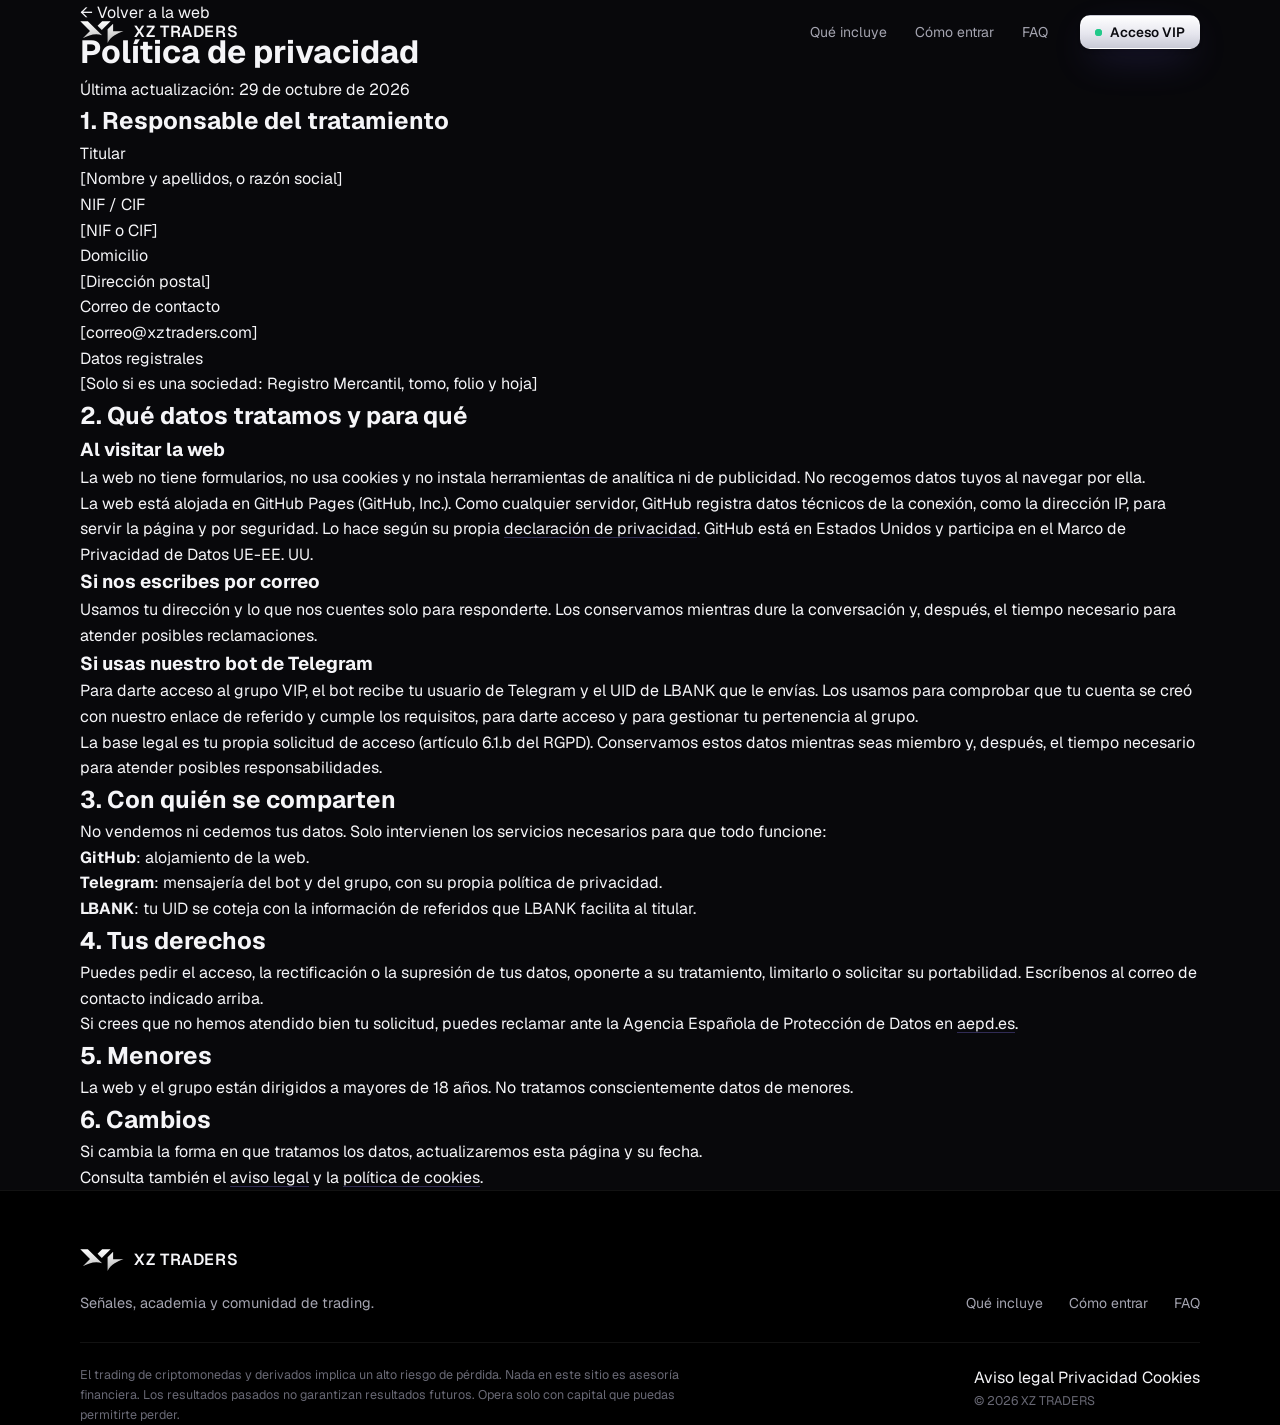
<file: privacidad.html>
<!doctype html>
<html lang="es" class="no-js">
  <head>
    <meta charset="UTF-8" />
    <!-- Seguridad: solo se cargan recursos de este mismo dominio (ver README) -->
    <meta http-equiv="Content-Security-Policy" content="default-src 'none'; script-src 'self' 'sha256-CLjJbbnO/7hJ0pf2nbtT8/rXA+VrFtyqzruFkGOxZ20='; style-src 'self' 'sha256-27SLwcnOOeBnxt2+FEVfE3JV7ZuXmNnakmoEEdbksvI='; img-src 'self' data:; font-src 'self'; connect-src 'self'; manifest-src 'self'; base-uri 'none'; form-action 'none'; object-src 'none'; upgrade-insecure-requests" />
    <meta name="referrer" content="strict-origin-when-cross-origin" />
    <meta name="viewport" content="width=device-width, initial-scale=1.0, viewport-fit=cover" />
    <meta name="color-scheme" content="dark" />
    <!-- Fondo negro desde el primer instante, antes de que carguen fuentes y estilos -->
    <style>html,body{background:#000;color:#fafafa}.sprite{position:absolute;width:0;height:0;overflow:hidden}</style>
    <title>Política de privacidad · XZ TRADERS</title>
    <meta name="description" content="Cómo trata XZ TRADERS los datos personales: la web no recoge datos ni usa cookies." />
    <meta name="theme-color" content="#000000" />
    <link rel="canonical" href="https://xztraders.com/privacidad.html" />

    <link rel="icon" type="image/svg+xml" href="assets/img/favicon.svg" />
    <link rel="icon" type="image/png" sizes="48x48" href="assets/img/favicon-48.png" />
    <link rel="apple-touch-icon" href="assets/img/apple-touch-icon.png" />

    <link rel="preload" href="assets/fonts/Geist-Variable.woff2" as="font" type="font/woff2" crossorigin />
    <link rel="stylesheet" href="assets/css/styles.css" />
    <script>document.documentElement.classList.replace('no-js','js');if(window.top!==window.self)document.documentElement.style.visibility='hidden';</script>
    <script src="assets/js/main.js" defer></script>
  </head>

  <body class="legal-page">
    <svg class="sprite" width="0" height="0" aria-hidden="true">
      <defs>
        <linearGradient id="mark-grad" gradientUnits="userSpaceOnUse" x1="0" y1="184" x2="0" y2="482">
          <stop offset="0" stop-color="#ffffff" />
          <stop offset="1" stop-color="#b8b8b8" />
        </linearGradient>
      </defs>
      <symbol id="logo-mark" viewBox="36 184 590 298">
        <path fill="url(#mark-grad)" d="M37 186H139L332 377.3C242.8 343.9 151.9 376.5 71.2 417L168.4 319.5ZM271 250L333.5 188H447.4L328 306.5ZM481.5 221.5V323H623.3C536.7 351.7 445.5 392.8 406.8 481V296Z" />
      </symbol>
    </svg>

    <!-- NAV -->
    <header class="nav" id="nav">
      <div class="container nav__inner">
        <a class="brand" href="./" aria-label="XZ TRADERS, inicio">
          <svg class="brand__mark" aria-hidden="true"><use href="#logo-mark" /></svg>
          <span class="brand__name">XZ TRADERS</span>
        </a>
        <nav class="nav__links" aria-label="Secciones">
          <a href="./#incluye">Qué incluye</a>
          <a href="./#como-entrar">Cómo entrar</a>
          <a href="./#faq">FAQ</a>
        </nav>
        <a class="btn btn--sm" href="./#como-entrar">
          <span class="live-dot" aria-hidden="true"></span>
          <span>Acceso VIP</span>
        </a>
      </div>
    </header>

    <main class="doc">
      <div class="container doc__inner">
        <a class="doc__back" href="./">← Volver a la web</a>
        <h1 class="doc__title">Política de privacidad</h1>
        <p class="doc__updated">Última actualización: 29 de octubre de 2026</p>

        <section>
          <h2>1. Responsable del tratamiento</h2>
          <dl class="holder">
            <div><dt>Titular</dt><dd><span class="pending">[Nombre y apellidos, o razón social]</span></dd></div>
            <div><dt>NIF / CIF</dt><dd><span class="pending">[NIF o CIF]</span></dd></div>
            <div><dt>Domicilio</dt><dd><span class="pending">[Dirección postal]</span></dd></div>
            <div><dt>Correo de contacto</dt><dd><span class="pending">[correo@xztraders.com]</span></dd></div>
            <div><dt>Datos registrales</dt><dd><span class="pending">[Solo si es una sociedad: Registro Mercantil, tomo, folio y hoja]</span></dd></div>
          </dl>
        </section>

        <section>
          <h2>2. Qué datos tratamos y para qué</h2>
          <h3>Al visitar la web</h3>
          <p>La web no tiene formularios, no usa cookies y no instala herramientas de analítica ni de publicidad. No recogemos datos tuyos al navegar por ella.</p>
          <p>La web está alojada en GitHub Pages (GitHub, Inc.). Como cualquier servidor, GitHub registra datos técnicos de la conexión, como la dirección IP, para servir la página y por seguridad. Lo hace según su propia <a class="link" href="https://docs.github.com/es/site-policy/privacy-policies/github-general-privacy-statement" target="_blank" rel="noopener">declaración de privacidad</a>. GitHub está en Estados Unidos y participa en el Marco de Privacidad de Datos UE-EE. UU.</p>

          <h3>Si nos escribes por correo</h3>
          <p>Usamos tu dirección y lo que nos cuentes solo para responderte. Los conservamos mientras dure la conversación y, después, el tiempo necesario para atender posibles reclamaciones.</p>

          <h3>Si usas nuestro bot de Telegram</h3>
          <p>Para darte acceso al grupo VIP, el bot recibe tu usuario de Telegram y el UID de LBANK que le envías. Los usamos para comprobar que tu cuenta se creó con nuestro enlace de referido y cumple los requisitos, para darte acceso y para gestionar tu pertenencia al grupo.</p>
          <p>La base legal es tu propia solicitud de acceso (artículo 6.1.b del RGPD). Conservamos estos datos mientras seas miembro y, después, el tiempo necesario para atender posibles responsabilidades.</p>
        </section>

        <section>
          <h2>3. Con quién se comparten</h2>
          <p>No vendemos ni cedemos tus datos. Solo intervienen los servicios necesarios para que todo funcione:</p>
          <ul>
            <li><strong>GitHub</strong>: alojamiento de la web.</li>
            <li><strong>Telegram</strong>: mensajería del bot y del grupo, con su propia política de privacidad.</li>
            <li><strong>LBANK</strong>: tu UID se coteja con la información de referidos que LBANK facilita al titular.</li>
          </ul>
        </section>

        <section>
          <h2>4. Tus derechos</h2>
          <p>Puedes pedir el acceso, la rectificación o la supresión de tus datos, oponerte a su tratamiento, limitarlo o solicitar su portabilidad. Escríbenos al correo de contacto indicado arriba.</p>
          <p>Si crees que no hemos atendido bien tu solicitud, puedes reclamar ante la Agencia Española de Protección de Datos en <a class="link" href="https://www.aepd.es" target="_blank" rel="noopener">aepd.es</a>.</p>
        </section>

        <section>
          <h2>5. Menores</h2>
          <p>La web y el grupo están dirigidos a mayores de 18 años. No tratamos conscientemente datos de menores.</p>
        </section>

        <section>
          <h2>6. Cambios</h2>
          <p>Si cambia la forma en que tratamos los datos, actualizaremos esta página y su fecha.</p>
        </section>

        <p class="doc__see">Consulta también el <a class="link" href="aviso-legal.html">aviso legal</a> y la <a class="link" href="cookies.html">política de cookies</a>.</p>
      </div>
    </main>

    <!-- FOOTER -->
    <footer class="footer">
      <div class="container">
        <div class="footer__top">
          <div>
            <a class="brand" href="./" aria-label="XZ TRADERS, inicio">
              <svg class="brand__mark" aria-hidden="true"><use href="#logo-mark" /></svg>
              <span class="brand__name">XZ TRADERS</span>
            </a>
            <p class="footer__tag">Señales, academia y comunidad de trading.</p>
          </div>
          <nav class="footer__links" aria-label="Enlaces">
            <a href="./#incluye">Qué incluye</a>
            <a href="./#como-entrar">Cómo entrar</a>
            <a href="./#faq">FAQ</a>
          </nav>
        </div>
        <div class="footer__bottom">
          <p class="footer__legal">
            El trading de criptomonedas y derivados implica un alto riesgo de pérdida. Nada en este sitio es asesoría
            financiera. Los resultados pasados no garantizan resultados futuros. Opera solo con capital que puedas
            permitirte perder.
          </p>
          <div class="footer__meta">
            <nav class="footer__legal-links" aria-label="Información legal">
              <a href="aviso-legal.html">Aviso legal</a>
              <a href="privacidad.html">Privacidad</a>
              <a href="cookies.html">Cookies</a>
            </nav>
            <p class="footer__copy">© <span id="year">2026</span> XZ TRADERS</p>
          </div>
        </div>
      </div>
    </footer>
  </body>
</html>
</file>
<file: assets/css/styles.css>
/* ==========================================================================
   XZ TRADERS · Landing (versión "VIP platino")
   Negro, platino y el violeta de la marca XZ.
   ========================================================================== */

/* Fuentes alojadas en la propia web (assets/fonts, licencia OFL) */
@font-face {
  font-family: "Geist";
  src: url("../fonts/Geist-Variable.woff2") format("woff2");
  font-weight: 100 900;
  font-style: normal;
  font-display: swap;
}

@font-face {
  font-family: "Geist Mono";
  src: url("../fonts/GeistMono-Variable.woff2") format("woff2");
  font-weight: 100 900;
  font-style: normal;
  font-display: swap;
}

:root {
  color-scheme: dark;

  --bg: #08080b;
  --bg-deep: #000000;
  --surface: #0f0f14;
  --surface-2: #15151c;
  --border: rgba(255, 255, 255, 0.07);
  --border-strong: rgba(255, 255, 255, 0.14);

  --text: #f5f5f8;
  --text-2: #a4a4b0;
  --text-3: #686874;

  /* Platino y violeta XZ */
  --plat: #ececf2;
  --plat-2: #b8b9c6;
  --violet: #8b7bff;
  --violet-hi: #c3c1ff;
  --violet-line: rgba(139, 123, 255, 0.3);
  --violet-glow: rgba(124, 108, 255, 0.45);

  --up: #22c98a;

  --radius-sm: 10px;
  --radius: 16px;
  --radius-lg: 24px;

  --container: 1120px;
  --gutter: 24px;
  --nav-h: 64px;

  --font: "Geist", system-ui, -apple-system, "Segoe UI", Roboto, sans-serif;
  --mono: "Geist Mono", ui-monospace, SFMono-Regular, Menlo, monospace;

  --ease: cubic-bezier(0.22, 1, 0.36, 1);
}

*,
*::before,
*::after {
  box-sizing: border-box;
}

html {
  background: #000;
  -webkit-text-size-adjust: 100%;
  scroll-behavior: smooth;
  scroll-padding-top: calc(var(--nav-h) + 16px);
}

body {
  margin: 0;
  background: var(--bg);
  color: var(--text);
  font-family: var(--font);
  font-size: 16px;
  line-height: 1.6;
  -webkit-font-smoothing: antialiased;
  -moz-osx-font-smoothing: grayscale;
  overflow-x: clip;
}

h1,
h2,
h3,
p,
ul,
ol,
dl,
dd,
figure,
blockquote {
  margin: 0;
}

ul,
ol {
  padding: 0;
  list-style: none;
}

a {
  color: inherit;
  text-decoration: none;
}

svg {
  flex-shrink: 0;
}

::selection {
  background: rgba(139, 123, 255, 0.4);
  color: #fff;
}

:focus-visible {
  outline: 2px solid var(--violet-hi);
  outline-offset: 3px;
  border-radius: 6px;
}

.container {
  width: 100%;
  max-width: calc(var(--container) + var(--gutter) * 2);
  margin: 0 auto;
  padding: 0 var(--gutter);
}

/* --------------------------------------------------------------------------
   Tipografía
   -------------------------------------------------------------------------- */

.title {
  font-size: clamp(2rem, 4.4vw, 3.4rem);
  font-weight: 600;
  line-height: 1.06;
  letter-spacing: -0.035em;
  text-wrap: balance;
}

.title--xl {
  font-size: clamp(2.25rem, 5.4vw, 4.25rem);
}

/* Texto con brillo metálico: platino que vira a violeta */
.shine {
  background: linear-gradient(100deg, #ffffff 0%, var(--plat-2) 38%, var(--violet-hi) 70%, var(--violet) 100%);
  -webkit-background-clip: text;
  background-clip: text;
  color: transparent;
}

.lead {
  color: var(--text-2);
  font-size: clamp(1rem, 1.4vw, 1.125rem);
  line-height: 1.65;
  text-wrap: pretty;
}

.eyebrow {
  display: inline-flex;
  align-items: center;
  gap: 10px;
  color: var(--violet-hi);
  font-size: 13px;
  font-weight: 500;
  letter-spacing: 0.02em;
}

.eyebrow::before {
  content: "";
  width: 6px;
  height: 6px;
  transform: rotate(45deg);
  background: var(--violet);
  box-shadow: 0 0 12px var(--violet-glow);
}

.link {
  color: var(--text);
  text-decoration: underline;
  text-decoration-color: var(--violet-line);
  text-underline-offset: 3px;
  transition: text-decoration-color 0.2s, color 0.2s;
}

.link:hover {
  color: var(--violet-hi);
  text-decoration-color: var(--violet-hi);
}

/* --------------------------------------------------------------------------
   Botones
   -------------------------------------------------------------------------- */

/* Principal: platino con halo violeta */
.btn {
  display: inline-flex;
  align-items: center;
  justify-content: center;
  gap: 9px;
  padding: 12px 22px;
  border: 1px solid transparent;
  border-radius: 12px;
  background: linear-gradient(180deg, #ffffff 0%, #e6e6ee 55%, #c9cad6 100%);
  color: #0b0b10;
  font: inherit;
  font-size: 15px;
  font-weight: 600;
  line-height: 1.2;
  white-space: nowrap;
  cursor: pointer;
  box-shadow:
    0 1px 0 rgba(255, 255, 255, 0.9) inset,
    0 14px 40px -12px var(--violet-glow),
    0 2px 8px rgba(0, 0, 0, 0.5);
  transition: transform 0.25s var(--ease), box-shadow 0.25s, background-color 0.2s, border-color 0.2s;
}

.btn svg {
  width: 16px;
  height: 16px;
  transition: transform 0.25s var(--ease);
}

.btn:hover {
  transform: translateY(-2px);
  box-shadow:
    0 1px 0 rgba(255, 255, 255, 0.9) inset,
    0 20px 50px -12px rgba(124, 108, 255, 0.7),
    0 2px 8px rgba(0, 0, 0, 0.5);
}

.btn:hover svg {
  transform: translateX(3px);
}

.btn--ghost {
  background: rgba(255, 255, 255, 0.04);
  border-color: var(--border-strong);
  color: var(--text);
  box-shadow: none;
  backdrop-filter: blur(8px);
  -webkit-backdrop-filter: blur(8px);
}

.btn--ghost:hover {
  background: rgba(255, 255, 255, 0.08);
  border-color: rgba(255, 255, 255, 0.26);
  box-shadow: none;
}

.btn--line {
  padding: 11px 18px;
  background: rgba(139, 123, 255, 0.08);
  border-color: var(--violet-line);
  color: var(--violet-hi);
  font-size: 14.5px;
  box-shadow: none;
}

.btn--line:hover {
  background: rgba(139, 123, 255, 0.14);
  border-color: var(--violet-hi);
  box-shadow: 0 10px 30px -12px var(--violet-glow);
}

.btn--sm {
  gap: 8px;
  padding: 8px 14px;
  border-radius: 10px;
  font-size: 13.5px;
}

.btn--lg {
  padding: 16px 28px;
  font-size: 16.5px;
}

.btn--block {
  width: 100%;
}

.live-dot {
  position: relative;
  width: 7px;
  height: 7px;
  border-radius: 50%;
  background: var(--up);
}

.live-dot::after {
  content: "";
  position: absolute;
  inset: 0;
  border-radius: 50%;
  background: var(--up);
  animation: ping 2s var(--ease) infinite;
}

@keyframes ping {
  0% {
    transform: scale(1);
    opacity: 0.8;
  }
  80%,
  100% {
    transform: scale(2.8);
    opacity: 0;
  }
}

/* --------------------------------------------------------------------------
   Nav
   -------------------------------------------------------------------------- */

.nav {
  position: fixed;
  inset: 0 0 auto;
  z-index: 50;
  padding-top: env(safe-area-inset-top);
  border-bottom: 1px solid transparent;
  transition: background-color 0.3s, border-color 0.3s, backdrop-filter 0.3s;
}

.nav.is-scrolled {
  background: rgba(8, 8, 11, 0.72);
  border-bottom-color: var(--border);
  backdrop-filter: blur(14px) saturate(140%);
  -webkit-backdrop-filter: blur(14px) saturate(140%);
}

.nav__inner {
  display: flex;
  align-items: center;
  justify-content: space-between;
  gap: 24px;
  height: var(--nav-h);
}

.brand {
  display: inline-flex;
  align-items: center;
  gap: 10px;
}

.brand__mark {
  width: 44px;
  height: 22px;
}

.brand__name {
  font-size: 16px;
  font-weight: 600;
  letter-spacing: 0.04em;
}

.nav__links {
  display: flex;
  gap: 28px;
  margin-left: auto;
  margin-right: 8px;
  font-size: 14px;
  color: var(--text-2);
}

.nav__links a {
  transition: color 0.2s;
}

.nav__links a:hover {
  color: var(--text);
}

/* --------------------------------------------------------------------------
   Hero (centrado, con la tarjeta debajo como pieza principal)
   -------------------------------------------------------------------------- */

.hero {
  position: relative;
  padding: calc(var(--nav-h) + 72px) 0 40px;
  background: var(--bg-deep);
  overflow: hidden;
  isolation: isolate;
}

.hero__bg {
  position: absolute;
  inset: 0;
  z-index: -1;
  background: var(--bg-deep);
  pointer-events: none;
}

/* Haces de luz en 3D (assets/js/beams.js) */
.hero__canvas {
  position: absolute;
  inset: 0;
  width: 100%;
  height: 100%;
  opacity: 0;
  transition: opacity 1.2s var(--ease);
}

.has-beams .hero__canvas {
  opacity: 0.55;
}

.has-beams .beam,
.has-beams .hero__grain {
  display: none;
}

/* Resplandor violeta bajo la tarjeta */
.hero__glow {
  position: absolute;
  left: 50%;
  bottom: -18%;
  width: min(1100px, 120vw);
  height: 70%;
  transform: translateX(-50%);
  border-radius: 50%;
  background: radial-gradient(closest-side, rgba(124, 108, 255, 0.34), rgba(124, 108, 255, 0.1) 55%, transparent 78%);
  filter: blur(30px);
}

/* Haces de luz diagonales (respaldo si no hay WebGL) */
.beam {
  position: absolute;
  top: -40%;
  height: 180%;
  transform: rotate(-30deg);
  transform-origin: center;
  filter: blur(3px);
  opacity: calc(var(--o, 0.9) * 0.6);
  background: linear-gradient(
    90deg,
    rgba(255, 255, 255, 0) 0%,
    rgba(255, 255, 255, 0.5) 1.5%,
    rgba(255, 255, 255, 0.3) 18%,
    rgba(255, 255, 255, 0.07) 52%,
    rgba(255, 255, 255, 0) 100%
  );
  -webkit-mask-image: linear-gradient(180deg, transparent 4%, #000 26%, #000 48%, transparent 64%, #000 78%, transparent 96%);
  mask-image: linear-gradient(180deg, transparent 4%, #000 26%, #000 48%, transparent 64%, #000 78%, transparent 96%);
  animation: beam-drift var(--d, 14s) ease-in-out infinite alternate;
}

.beam--1 {
  left: 2%;
  width: 18vw;
  --o: 0.55;
  --d: 16s;
}

.beam--2 {
  left: 24%;
  width: 14vw;
  --o: 0.85;
  --d: 13s;
  animation-delay: -4s;
}

.beam--3 {
  left: 44%;
  width: 20vw;
  --o: 0.7;
  --d: 18s;
  animation-delay: -8s;
}

.beam--4 {
  left: 64%;
  width: 11vw;
  --o: 0.6;
  --d: 15s;
  animation-delay: -2s;
}

.beam--5 {
  left: 80%;
  width: 16vw;
  --o: 0.45;
  --d: 17s;
  animation-delay: -6s;
}

.beam--6 {
  left: -18%;
  width: 22vw;
  top: -10%;
  --o: 0.35;
  --d: 20s;
  animation-delay: -10s;
}

@keyframes beam-drift {
  0% {
    transform: rotate(-30deg) translate3d(-3%, -4%, 0);
  }
  100% {
    transform: rotate(-30deg) translate3d(3%, 4%, 0);
  }
}

.hero__grain {
  position: absolute;
  inset: -50%;
  opacity: 0.18;
  mix-blend-mode: overlay;
  background-image: url("data:image/svg+xml,%3Csvg xmlns='http://www.w3.org/2000/svg' width='220' height='220'%3E%3Cfilter id='n'%3E%3CfeTurbulence type='fractalNoise' baseFrequency='0.85' numOctaves='3' stitchTiles='stitch'/%3E%3CfeColorMatrix values='0 0 0 0 1 0 0 0 0 1 0 0 0 0 1 0 0 0 1 0'/%3E%3C/filter%3E%3Crect width='100%25' height='100%25' filter='url(%23n)'/%3E%3C/svg%3E");
  animation: grain 1.2s steps(4) infinite;
}

@keyframes grain {
  0% {
    transform: translate(0, 0);
  }
  25% {
    transform: translate(-3%, 2%);
  }
  50% {
    transform: translate(2%, -3%);
  }
  75% {
    transform: translate(-2%, -1%);
  }
  100% {
    transform: translate(0, 0);
  }
}

.hero__vignette {
  position: absolute;
  inset: 0;
  background:
    radial-gradient(ellipse 60% 40% at 50% 30%, rgba(0, 0, 0, 0.62), transparent 75%),
    linear-gradient(180deg, rgba(0, 0, 0, 0.4) 0%, transparent 25%, transparent 80%, var(--bg) 100%);
}

.hero__content {
  display: flex;
  flex-direction: column;
  align-items: center;
  text-align: center;
}

.pill {
  display: inline-flex;
  align-items: center;
  gap: 9px;
  padding: 6px 14px 6px 10px;
  border: 1px solid var(--border-strong);
  border-radius: 999px;
  background: rgba(255, 255, 255, 0.04);
  backdrop-filter: blur(8px);
  -webkit-backdrop-filter: blur(8px);
  color: var(--plat);
  font-size: 13px;
  font-weight: 500;
}

.pill__dot {
  width: 6px;
  height: 6px;
  border-radius: 50%;
  background: var(--violet);
  box-shadow: 0 0 10px var(--violet);
  animation: pulse 2.4s ease-in-out infinite;
}

@keyframes pulse {
  50% {
    opacity: 0.35;
  }
}

.hero__title {
  margin-top: 28px;
  font-size: clamp(2.6rem, 6.6vw, 5.4rem);
  font-weight: 600;
  line-height: 1.02;
  letter-spacing: -0.04em;
  text-wrap: balance;
}

.hero__title .shine {
  display: block;
}

.hero__lead {
  max-width: 600px;
  margin-top: 24px;
  color: rgba(255, 255, 255, 0.66);
  font-size: clamp(1.0625rem, 1.6vw, 1.1875rem);
  line-height: 1.65;
  text-wrap: pretty;
}

.hero__ctas {
  display: flex;
  flex-wrap: wrap;
  justify-content: center;
  gap: 12px;
  margin-top: 36px;
}

.hero__fine {
  max-width: 46ch;
  margin-top: 16px;
  color: var(--text-3);
  font-size: 13px;
}

/* Tarjeta con dos datos a los lados */
.vip {
  display: grid;
  grid-template-columns: 1fr minmax(0, 540px) 1fr;
  align-items: center;
  gap: 40px;
  width: 100%;
  margin-top: 56px;
}

.vip__spec {
  display: grid;
  gap: 6px;
}

.vip__spec--left {
  justify-items: end;
  text-align: right;
}

.vip__spec--right {
  justify-items: start;
  text-align: left;
}

.vip__spec > div {
  display: flex;
  flex-direction: column-reverse;
  gap: 6px;
  padding: 14px 0;
  border-top: 1px solid var(--border-strong);
  min-width: 150px;
}

.vip__spec dd {
  font-size: clamp(1.75rem, 3vw, 2.4rem);
  font-weight: 600;
  line-height: 1;
  letter-spacing: -0.03em;
}

.vip__spec small {
  color: var(--text-2);
  font-size: 0.45em;
  font-weight: 500;
  letter-spacing: 0.02em;
}

.vip__spec dt {
  color: var(--text-3);
  font-size: 13px;
}

/* Entrada del hero */
.js .hero__content > * {
  opacity: 0;
  transform: translateY(14px);
  animation: rise 0.9s var(--ease) forwards;
}

.js .hero__content > :nth-child(2) {
  animation-delay: 0.06s;
}

.js .hero__content > :nth-child(3) {
  animation-delay: 0.14s;
}

.js .hero__content > :nth-child(4) {
  animation-delay: 0.22s;
}

.js .hero__content > :nth-child(5) {
  animation-delay: 0.28s;
}

.js .hero__content > .vip {
  animation-delay: 0.36s;
  animation-duration: 1.2s;
}

@keyframes rise {
  to {
    opacity: 1;
    transform: none;
  }
}

/* --------------------------------------------------------------------------
   Tarjeta VIP de titanio
   La inclinación la mueve initVipCard() en main.js con variables CSS:
   --rx/--ry giro, --lx/--ly punto de luz, --edge brillo del filo,
   --sx desplazamiento del reflejo y del holograma.
   -------------------------------------------------------------------------- */

.vip__scene {
  --rx: 6deg;
  --ry: -10deg;
  --lx: 30%;
  --ly: 20%;
  --edge: 200;
  --sx: 0%;
  --so: 0.55;
  --tx: 0px;
  --ty: 0px;
  --shx: 10px;
  --shy: 26px;

  position: relative;
  z-index: 1;
  width: 100%;
  padding-block: 24px;
  container-type: inline-size;
  perspective: 900px;
  perspective-origin: 50% 46%;
  -webkit-tap-highlight-color: transparent;
}

.vip__shadow {
  position: absolute;
  inset: 24px 0;
  border-radius: 4.4cqw;
  background: #000;
  pointer-events: none;
}

.vip__shadow--far {
  opacity: 0.9;
  filter: blur(36px);
  transform: translate3d(var(--shx), var(--shy), 0) scale(0.96);
}

.vip__shadow--near {
  opacity: 0.6;
  filter: blur(10px);
  transform: translate3d(calc(var(--shx) * 0.4), calc(var(--shy) * 0.34), 0) scale(0.95);
}

.vip__card {
  position: relative;
  z-index: 2;
  width: 100%;
  aspect-ratio: 1.586;
  border-radius: 4.4cqw;
  transform-style: preserve-3d;
  transform: rotateX(var(--rx)) rotateY(var(--ry));
  will-change: transform;
}

/* Canto metálico */
.vip__slab {
  position: absolute;
  inset: 0;
  border-radius: inherit;
  pointer-events: none;
}

.vip__slab--1 {
  background: #2a2a33;
  box-shadow: 0 0 0 1px rgba(195, 193, 255, 0.22);
  transform: translateZ(-5px) scale(1.0056);
}

.vip__slab--2 {
  background: #17171d;
  transform: translateZ(-12px) scale(1.0133);
}

.vip__slab--3 {
  background: #0a0a0d;
  box-shadow: 0 0 0 1px rgba(195, 193, 255, 0.1);
  transform: translateZ(-20px) scale(1.0222);
}

.vip__face {
  position: absolute;
  inset: 0;
  border-radius: inherit;
  overflow: hidden;
  background: linear-gradient(135deg, #2b2b33 0%, #1a1a20 34%, #111116 68%, #0b0b0e 100%);
  isolation: isolate;
}

.vip__face > * {
  position: absolute;
  inset: 0;
  pointer-events: none;
}

/* Metal cepillado */
.vip__brush {
  background: repeating-linear-gradient(90deg, rgba(255, 255, 255, 0.022) 0 1px, transparent 1px 3px);
  opacity: 0.9;
}

.vip__amb {
  background:
    radial-gradient(80% 75% at var(--lx) var(--ly), rgba(235, 235, 255, 0.16), rgba(195, 193, 255, 0.04) 45%, transparent 72%),
    linear-gradient(180deg, rgba(255, 255, 255, 0.06), transparent 30%);
}

/* Franja holográfica: cambia de color al inclinar */
.vip__holo {
  inset: 0 auto 0 66%;
  width: 13%;
  background:
    linear-gradient(
      180deg,
      rgba(139, 123, 255, 0.55),
      rgba(98, 214, 255, 0.45) 22%,
      rgba(255, 140, 220, 0.42) 46%,
      rgba(195, 193, 255, 0.5) 70%,
      rgba(98, 214, 255, 0.45) 100%
    );
  background-size: 100% 260%;
  background-position: 50% calc(50% + var(--sx));
  mix-blend-mode: color-dodge;
  opacity: 0.32;
  -webkit-mask-image: linear-gradient(90deg, transparent, #000 18%, #000 82%, transparent);
  mask-image: linear-gradient(90deg, transparent, #000 18%, #000 82%, transparent);
}

/* Línea de luz que cruza al inclinar */
.vip__sweep {
  overflow: hidden;
  opacity: var(--so);
  -webkit-mask-image: radial-gradient(116% 94% at calc(var(--lx) + 6%) 22%, #000 0%, #000 34%, rgba(0, 0, 0, 0.42) 72%, transparent 100%);
  mask-image: radial-gradient(116% 94% at calc(var(--lx) + 6%) 22%, #000 0%, #000 34%, rgba(0, 0, 0, 0.42) 72%, transparent 100%);
}

.vip__sweep > i {
  position: absolute;
  inset: -70% -40%;
  transform: translateX(var(--sx)) rotate(24deg);
  background: linear-gradient(
    90deg,
    transparent calc(50% - 14px),
    rgba(220, 220, 255, 0.05) calc(50% - 9px),
    rgba(235, 235, 255, 0.2) calc(50% - 2px),
    rgba(250, 250, 255, 0.9) calc(50% - 0.5px),
    rgba(250, 250, 255, 0.9) calc(50% + 0.5px),
    rgba(235, 235, 255, 0.2) calc(50% + 2px),
    rgba(220, 220, 255, 0.05) calc(50% + 9px),
    transparent calc(50% + 14px)
  );
}

.vip__face::after {
  content: "";
  position: absolute;
  inset: 0;
  opacity: 0.06;
  mix-blend-mode: overlay;
  background-image: url("data:image/svg+xml,%3Csvg xmlns='http://www.w3.org/2000/svg' width='140' height='140'%3E%3Cfilter id='g'%3E%3CfeTurbulence type='fractalNoise' baseFrequency='0.86' numOctaves='2' stitchTiles='stitch'/%3E%3C/filter%3E%3Crect width='100%25' height='100%25' filter='url(%23g)'/%3E%3C/svg%3E");
  background-size: 140px 140px;
  pointer-events: none;
}

/* Filo de 1px en plata y violeta */
.vip__rim {
  position: absolute;
  inset: 0;
  padding: 1px;
  border-radius: inherit;
  transform: translateZ(1px);
  background: conic-gradient(
    from calc(var(--edge) * 1deg) at 50% 50%,
    rgba(255, 255, 255, 0.08) 0deg,
    rgba(235, 235, 255, 0.85) 30deg,
    rgba(195, 193, 255, 0.7) 60deg,
    rgba(139, 123, 255, 0.25) 120deg,
    rgba(255, 255, 255, 0.08) 190deg,
    rgba(139, 123, 255, 0.22) 260deg,
    rgba(235, 235, 255, 0.4) 325deg,
    rgba(255, 255, 255, 0.08) 360deg
  );
  -webkit-mask: linear-gradient(#000 0 0) content-box, linear-gradient(#000 0 0);
  -webkit-mask-composite: xor;
  mask: linear-gradient(#000 0 0) content-box, linear-gradient(#000 0 0);
  mask-composite: exclude;
  pointer-events: none;
}

.vip__type {
  position: absolute;
  inset: 0;
  display: flex;
  flex-direction: column;
  justify-content: space-between;
  padding: 6.6cqw 7.2cqw;
  text-align: left;
  transform: translate3d(var(--tx), var(--ty), 15px);
  pointer-events: none;
}

.vip__top {
  display: flex;
  align-items: center;
  justify-content: space-between;
}

.vip__brand {
  display: inline-flex;
  align-items: center;
  gap: 2.2cqw;
  color: rgba(245, 245, 250, 0.9);
  font-size: clamp(10px, 2.6cqw, 14px);
  font-weight: 600;
  letter-spacing: 0.12em;
}

.vip__brand svg {
  width: 9cqw;
  height: 4.5cqw;
}

/* "VIP" en relieve plateado */
.vip__tier {
  background: linear-gradient(180deg, #ffffff 0%, #c9cad6 45%, #7d7e8c 100%);
  -webkit-background-clip: text;
  background-clip: text;
  color: transparent;
  font-size: clamp(20px, 6.4cqw, 36px);
  font-weight: 800;
  line-height: 1;
  letter-spacing: 0.06em;
  filter: drop-shadow(0 1px 0 rgba(0, 0, 0, 0.6));
}

.vip__number {
  display: flex;
  flex-direction: column;
  gap: 1.6cqw;
}

.vip__label,
.vip__reg dt {
  color: rgba(245, 245, 250, 0.42);
  font-family: var(--mono);
  font-size: clamp(7.5px, 1.6cqw, 9.5px);
  letter-spacing: 0.24em;
  text-transform: uppercase;
}

.vip__digits {
  background: linear-gradient(180deg, #ffffff 0%, #d9d9e4 50%, #9a9bab 100%);
  -webkit-background-clip: text;
  background-clip: text;
  color: transparent;
  font-family: var(--mono);
  font-size: clamp(26px, 9.6cqw, 54px);
  font-weight: 500;
  line-height: 1;
  letter-spacing: 0.18em;
  filter: drop-shadow(0 1px 0 rgba(0, 0, 0, 0.7));
}

.vip__reg {
  display: flex;
}

.vip__reg > div {
  display: flex;
  flex-direction: column;
  gap: 1.2cqw;
  padding: 0 3.6cqw;
  border-left: 1px solid rgba(245, 245, 250, 0.12);
}

.vip__reg > div:first-child {
  padding-left: 0;
  border-left: 0;
}

.vip__reg dd {
  color: rgba(245, 245, 250, 0.9);
  font-family: var(--mono);
  font-size: clamp(10px, 2.2cqw, 13px);
  font-weight: 500;
  letter-spacing: 0.06em;
  white-space: nowrap;
}

.vip__perks dd {
  display: flex;
  flex-wrap: wrap;
  gap: 0.4em 0;
  font-size: clamp(8.5px, 1.9cqw, 11.5px);
  letter-spacing: 0.02em;
}

.vip__perks span + span::before {
  content: "·";
  margin: 0 0.45em;
  color: var(--violet-hi);
}

/* En tarjetas pequeñas (móvil) las ventajas pasan a dos columnas */
@container (max-width: 460px) {
  .vip__perks dd {
    display: grid;
    grid-template-columns: auto auto;
    gap: 0.5em 1.4em;
  }

  .vip__perks span::before {
    content: "·";
    margin-right: 0.45em;
    color: var(--violet-hi);
  }

  .vip__perks span + span::before {
    margin: 0 0.45em 0 0;
  }
}

/* --------------------------------------------------------------------------
   Secciones genéricas
   -------------------------------------------------------------------------- */

.section {
  position: relative;
  padding: 120px 0;
  border-top: 1px solid var(--border);
}

.section-head {
  display: flex;
  flex-direction: column;
  align-items: flex-start;
  gap: 18px;
  margin-bottom: 56px;
}

.section-head--center {
  align-items: center;
  max-width: 760px;
  margin-inline: auto;
  text-align: center;
}

/* Título a la izquierda y texto a la derecha */
.section-head--split {
  flex-direction: row;
  align-items: flex-end;
  justify-content: space-between;
  gap: 40px;
}

.section-head--split > div {
  display: grid;
  gap: 16px;
}

.section-head--split .lead {
  max-width: 380px;
}

/* --------------------------------------------------------------------------
   Qué incluye: rejilla de 2 x 2
   -------------------------------------------------------------------------- */

.features {
  display: grid;
  grid-template-columns: repeat(2, 1fr);
  gap: 16px;
}

.feature {
  position: relative;
  display: grid;
  grid-template-columns: 52px 1fr;
  column-gap: 20px;
  row-gap: 6px;
  align-items: start;
  padding: 30px 30px 32px;
  border: 1px solid var(--border);
  border-radius: var(--radius-lg);
  background: linear-gradient(180deg, var(--surface-2), var(--surface));
  overflow: hidden;
  transition: border-color 0.3s, transform 0.4s var(--ease);
}

/* Brillo que sigue al cursor (assets/js/main.js, initFeatureGlow) */
.feature::after {
  content: "";
  position: absolute;
  inset: 0;
  background: radial-gradient(360px circle at var(--mx, 50%) var(--my, 0%), rgba(139, 123, 255, 0.12), transparent 50%);
  opacity: 0;
  transition: opacity 0.3s;
  pointer-events: none;
}

.feature:hover {
  border-color: var(--violet-line);
}

.feature:hover::after {
  opacity: 1;
}

.feature__icon {
  display: grid;
  place-items: center;
  grid-row: span 2;
  width: 52px;
  height: 52px;
  border: 1px solid var(--border-strong);
  border-radius: 50%;
  background: radial-gradient(circle at 35% 30%, #2c2c36, #121217);
  box-shadow: 0 1px 0 rgba(255, 255, 255, 0.08) inset;
  color: var(--violet-hi);
}

.feature__icon svg {
  width: 21px;
  height: 21px;
}

.feature h3 {
  padding-top: 4px;
  font-size: 20px;
  font-weight: 600;
  letter-spacing: -0.015em;
}

.feature p {
  color: var(--text-2);
  font-size: 15.5px;
  line-height: 1.6;
}

/* --------------------------------------------------------------------------
   Cómo entrar: tres tarjetas en fila y barra del bot
   -------------------------------------------------------------------------- */

.steps-sec {
  overflow: hidden;
  background:
    radial-gradient(ellipse 70% 50% at 50% 0%, rgba(124, 108, 255, 0.16), transparent 70%),
    linear-gradient(180deg, #0c0b12, var(--bg));
}

.steps {
  display: grid;
  grid-template-columns: repeat(3, 1fr);
  gap: 20px;
}

.step {
  position: relative;
  display: flex;
  flex-direction: column;
  align-items: flex-start;
  gap: 12px;
  padding: 30px 28px 28px;
  border: 1px solid transparent;
  border-radius: var(--radius-lg);
  background:
    linear-gradient(180deg, #17161f, #0e0e14) padding-box,
    linear-gradient(160deg, rgba(195, 193, 255, 0.55), rgba(255, 255, 255, 0.06) 45%, rgba(139, 123, 255, 0.35)) border-box;
  box-shadow: 0 30px 80px -40px rgba(124, 108, 255, 0.5);
  overflow: hidden;
  isolation: isolate;
  transition: transform 0.4s var(--ease);
}

.step:hover {
  transform: translateY(-4px);
}

/* Número grande de contorno al fondo de la tarjeta */
.step__num {
  position: absolute;
  top: -0.18em;
  right: 0.06em;
  z-index: -1;
  color: transparent;
  font-size: 168px;
  font-weight: 700;
  line-height: 1;
  letter-spacing: -0.06em;
  -webkit-text-stroke: 1px rgba(195, 193, 255, 0.22);
  user-select: none;
}

.step__tag {
  padding: 4px 10px;
  border: 1px solid var(--violet-line);
  border-radius: 999px;
  background: rgba(139, 123, 255, 0.1);
  color: var(--violet-hi) !important;
  font-family: var(--mono);
  font-size: 11.5px !important;
  letter-spacing: 0.08em;
  text-transform: uppercase;
}

.step h3 {
  margin-top: 6px;
  font-size: 22px;
  font-weight: 600;
  line-height: 1.25;
  letter-spacing: -0.015em;
}

.step p {
  color: #d0d0da;
  font-size: 15.5px;
  line-height: 1.6;
  text-wrap: pretty;
}

.step strong {
  color: #fff;
  font-weight: 600;
}

.step .btn,
.step .note {
  margin-top: auto;
}

.step p + .btn {
  margin-top: 8px;
}

/* Paso 1: un botón por exchange */
.step__actions {
  display: flex;
  flex-wrap: wrap;
  gap: 8px;
  margin-top: auto;
}

.step p + .step__actions {
  margin-top: 8px;
}

.step__actions .btn {
  margin-top: 0;
}

.uid {
  padding: 1px 6px;
  border: 1px solid var(--violet-line);
  border-radius: 6px;
  background: rgba(139, 123, 255, 0.1);
  color: var(--violet-hi);
  font-family: var(--mono);
  font-size: 0.88em;
  white-space: nowrap;
}

.note {
  display: inline-flex;
  align-items: center;
  gap: 8px;
  padding: 6px 12px;
  border: 1px solid rgba(34, 201, 138, 0.3);
  border-radius: 999px;
  background: rgba(34, 201, 138, 0.09);
  color: #7fe3b8 !important;
  font-size: 13.5px !important;
  font-weight: 500;
}

.note svg {
  width: 15px;
  height: 15px;
}

/* --------------------------------------------------------------------------
   FAQ en dos columnas
   -------------------------------------------------------------------------- */

.faq-grid {
  display: grid;
  grid-template-columns: 0.8fr 1.2fr;
  align-items: start;
  gap: 64px;
}

.faq-grid__head {
  position: sticky;
  top: calc(var(--nav-h) + 40px);
  display: grid;
  gap: 18px;
}

.faq {
  border-top: 1px solid var(--border-strong);
}

.faq details {
  border-bottom: 1px solid var(--border-strong);
}

.faq summary {
  display: flex;
  align-items: center;
  justify-content: space-between;
  gap: 20px;
  padding: 24px 0;
  font-size: 18px;
  font-weight: 500;
  letter-spacing: -0.01em;
  list-style: none;
  cursor: pointer;
  transition: color 0.2s;
}

.faq summary:hover {
  color: var(--violet-hi);
}

.faq summary::-webkit-details-marker {
  display: none;
}

/* El "+" va dentro de un círculo y gira al abrir */
.faq summary svg {
  width: 34px;
  height: 34px;
  padding: 8px;
  border: 1px solid var(--border-strong);
  border-radius: 50%;
  color: var(--text-2);
  transition: transform 0.3s var(--ease), color 0.3s, background-color 0.3s, border-color 0.3s;
}

.faq details[open] summary svg {
  transform: rotate(45deg);
  border-color: transparent;
  background: var(--violet);
  color: #fff;
}

.faq details p {
  max-width: 60ch;
  padding: 0 56px 26px 0;
  color: var(--text-2);
  font-size: 16px;
  line-height: 1.7;
}

/* --------------------------------------------------------------------------
   CTA final
   -------------------------------------------------------------------------- */

.cta-final {
  padding: 160px 0;
  overflow: hidden;
  isolation: isolate;
  background: radial-gradient(ellipse 60% 70% at 50% 100%, rgba(124, 108, 255, 0.2), transparent 70%), var(--bg);
}

/* Logo XZ gigante, en contorno, detrás del texto */
.cta-final__mark {
  position: absolute;
  left: 50%;
  top: 50%;
  z-index: -1;
  width: min(1100px, 150vw);
  height: min(560px, 76vw);
  transform: translate(-50%, -50%);
  fill: none;
  stroke: rgba(195, 193, 255, 0.16);
  stroke-width: 1.2;
  -webkit-mask-image: radial-gradient(closest-side, #000 40%, transparent 100%);
  mask-image: radial-gradient(closest-side, #000 40%, transparent 100%);
  pointer-events: none;
}

.cta-final .section-head {
  margin-bottom: 0;
}

.cta-final .lead {
  max-width: 46ch;
}

.cta-final .btn {
  margin-top: 12px;
}

/* --------------------------------------------------------------------------
   Footer
   -------------------------------------------------------------------------- */

.footer {
  padding: 56px 0 0;
  border-top: 1px solid var(--border);
  background: var(--bg-deep);
  overflow: hidden;
}

.footer__top {
  display: flex;
  align-items: flex-end;
  justify-content: space-between;
  gap: 32px;
  padding-bottom: 28px;
  border-bottom: 1px solid var(--border);
}

.footer__tag {
  margin-top: 12px;
  color: var(--text-2);
  font-size: 14.5px;
}

.footer__links {
  display: flex;
  flex-wrap: wrap;
  justify-content: flex-end;
  gap: 10px 26px;
  color: var(--text-2);
  font-size: 14px;
}

.footer__links a {
  transition: color 0.2s;
}

.footer__links a:hover {
  color: var(--text);
}

.footer__bottom {
  display: flex;
  justify-content: space-between;
  gap: 32px;
  padding-top: 22px;
}

.footer__legal {
  max-width: 640px;
  color: var(--text-3);
  font-size: 12.5px;
  line-height: 1.6;
}

.footer__copy {
  color: var(--text-3);
  font-size: 12.5px;
  white-space: nowrap;
}

.wordmark {
  margin: 36px 0 -0.22em;
  background: linear-gradient(180deg, #d6d6e0 0%, #7a7a8c 45%, #16161c 100%);
  -webkit-background-clip: text;
  background-clip: text;
  color: transparent;
  font-size: clamp(3rem, 13.2vw, 12.5rem);
  font-weight: 900;
  line-height: 1;
  letter-spacing: 0.02em;
  text-align: center;
  white-space: nowrap;
  user-select: none;
}

/* --------------------------------------------------------------------------
   CTA fija móvil
   -------------------------------------------------------------------------- */

.mobile-cta {
  display: none;
}

/* --------------------------------------------------------------------------
   Animación al hacer scroll
   -------------------------------------------------------------------------- */

.js .reveal {
  opacity: 0;
  transform: translateY(18px);
  transition: opacity 0.8s var(--ease), transform 0.8s var(--ease);
  transition-delay: var(--delay, 0s);
}

.js .reveal.is-visible {
  opacity: 1;
  transform: none;
}

/* --------------------------------------------------------------------------
   Responsive
   -------------------------------------------------------------------------- */

@media (max-width: 1020px) {
  .nav__links {
    display: none;
  }

  .vip {
    grid-template-columns: 1fr 1fr;
    gap: 24px 32px;
    max-width: 560px;
  }

  .vip__scene {
    grid-column: 1 / -1;
    order: -1;
  }

  .vip__spec--left,
  .vip__spec--right {
    justify-items: stretch;
    text-align: left;
  }

  .vip__spec > div {
    min-width: 0;
  }

  .steps {
    grid-template-columns: 1fr;
    max-width: 560px;
    margin: 0 auto;
  }

  .faq-grid {
    grid-template-columns: 1fr;
    gap: 40px;
  }

  .faq-grid__head {
    position: static;
  }
}

@media (max-width: 760px) {
  :root {
    --gutter: 16px;
    --nav-h: 60px;
  }

  .section {
    padding: 88px 0;
  }

  .hero {
    padding: calc(var(--nav-h) + 44px) 0 24px;
  }

  .hero__title {
    margin-top: 22px;
  }

  .hero__ctas {
    flex-direction: column;
    align-items: stretch;
    width: 100%;
    max-width: 380px;
    margin-top: 30px;
  }

  .vip {
    margin-top: 40px;
  }

  .vip__scene {
    padding-block: 12px;
    perspective: 820px;
  }

  .vip__shadow {
    inset: 12px 0;
  }

  .section-head--split {
    flex-direction: column;
    align-items: flex-start;
    gap: 16px;
  }

  .features {
    grid-template-columns: 1fr;
    gap: 12px;
  }

  .feature {
    grid-template-columns: 44px 1fr;
    column-gap: 16px;
    padding: 22px 20px;
  }

  .feature__icon {
    width: 44px;
    height: 44px;
  }

  .feature h3 {
    padding-top: 0;
    font-size: 18px;
  }

  .feature p {
    font-size: 15px;
  }

  .brand__name {
    font-size: 15px;
  }

  .step {
    padding: 24px 22px;
  }

  .step__num {
    font-size: 132px;
  }

  .step h3 {
    font-size: 20px;
  }

  .faq summary {
    padding: 20px 0;
    font-size: 16.5px;
  }

  .faq details p {
    padding: 0 0 22px;
    font-size: 15.5px;
  }

  .cta-final {
    padding: 120px 0;
  }

  .footer__top,
  .footer__bottom {
    flex-direction: column;
    align-items: flex-start;
  }

  .footer__links {
    justify-content: flex-start;
  }

  /* Barra fija con CTA */
  .mobile-cta {
    position: fixed;
    inset: auto 0 0;
    z-index: 40;
    display: block;
    padding: 12px var(--gutter) calc(12px + env(safe-area-inset-bottom));
    background: linear-gradient(180deg, rgba(8, 8, 11, 0), rgba(8, 8, 11, 0.92) 35%);
    transform: translateY(110%);
    transition: transform 0.4s var(--ease);
  }

  .mobile-cta.is-visible {
    transform: none;
  }

  .mobile-cta .btn {
    padding: 15px 20px;
    font-size: 16px;
  }

  .footer {
    padding-bottom: 76px;
  }
}

@media (max-width: 380px) {
  .brand__name {
    display: none;
  }
}

/* --------------------------------------------------------------------------
   Movimiento reducido
   -------------------------------------------------------------------------- */

@media (prefers-reduced-motion: reduce) {
  html {
    scroll-behavior: auto;
  }

  *,
  *::before,
  *::after {
    animation-duration: 0.01ms !important;
    animation-iteration-count: 1 !important;
    transition-duration: 0.01ms !important;
  }

  .js .reveal,
  .js .hero__content > * {
    opacity: 1;
    transform: none;
  }

  .vip__card {
    will-change: auto;
  }
}
</file>
